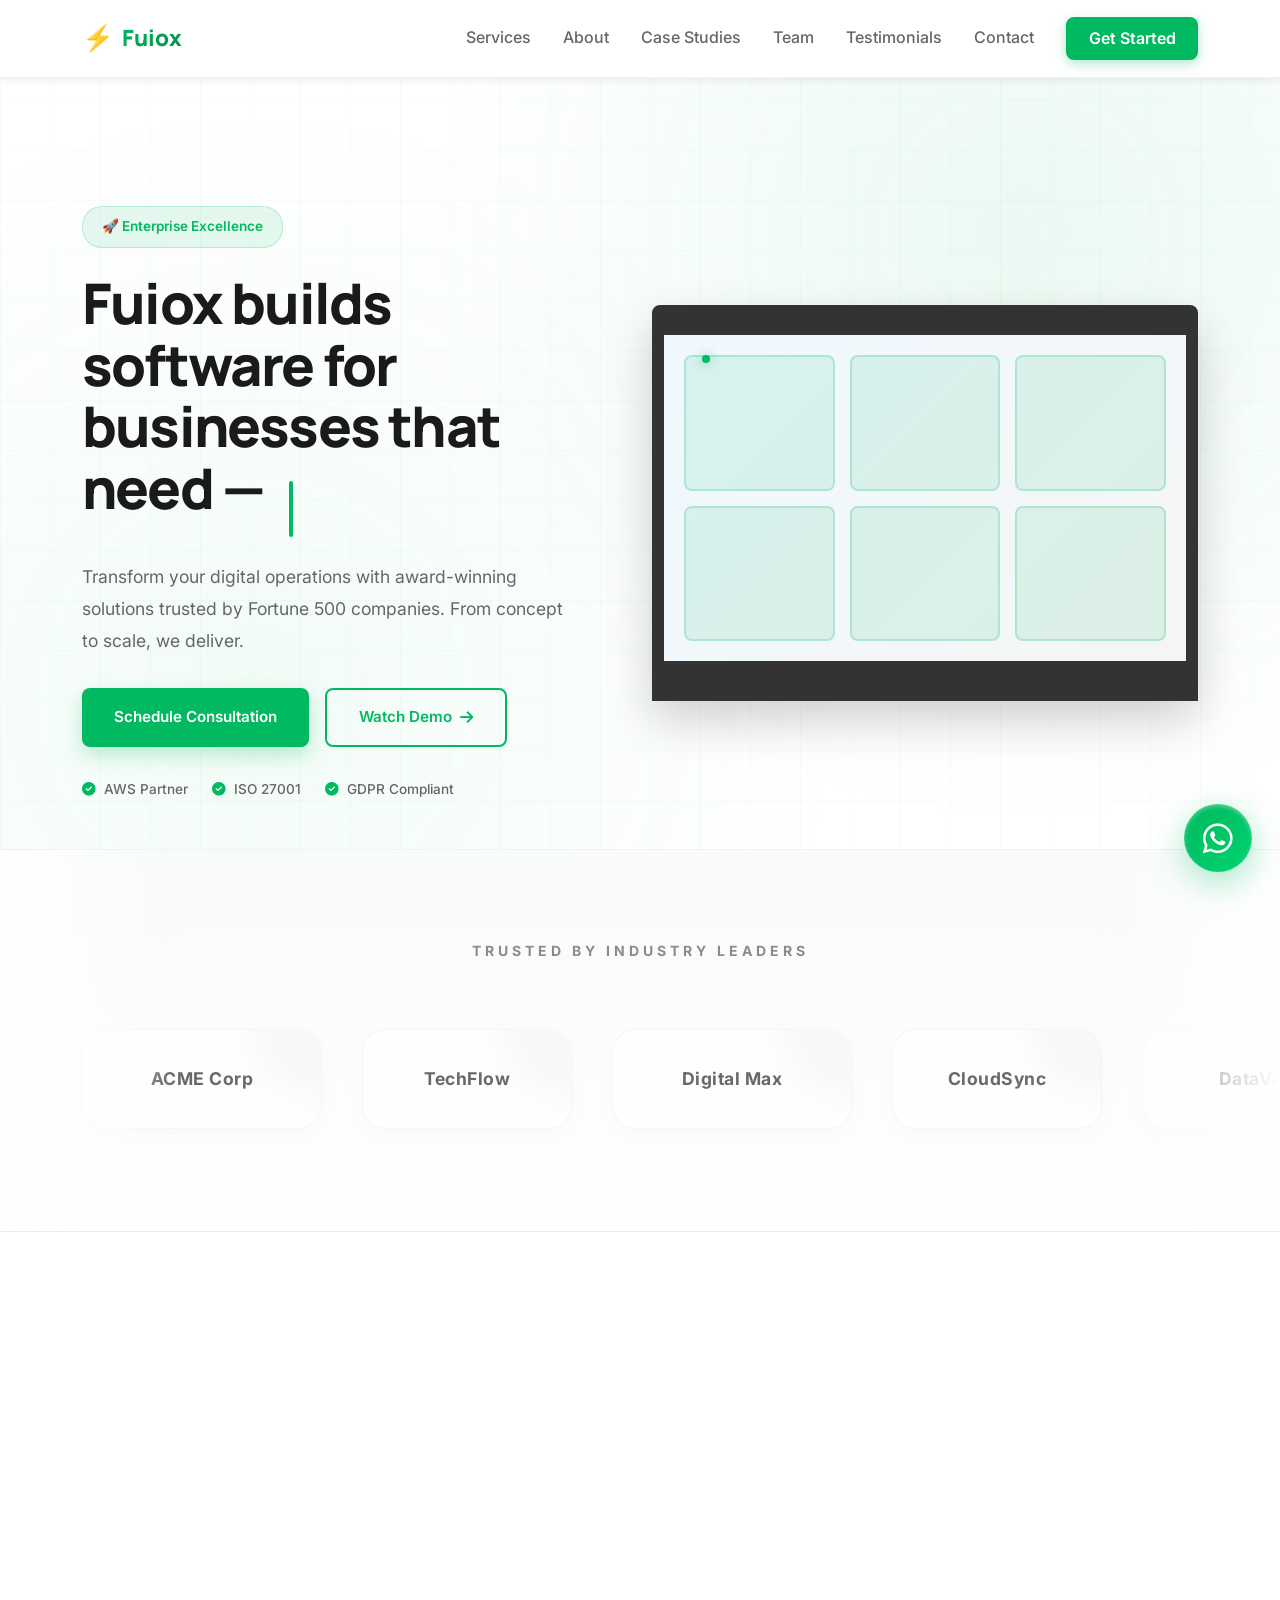
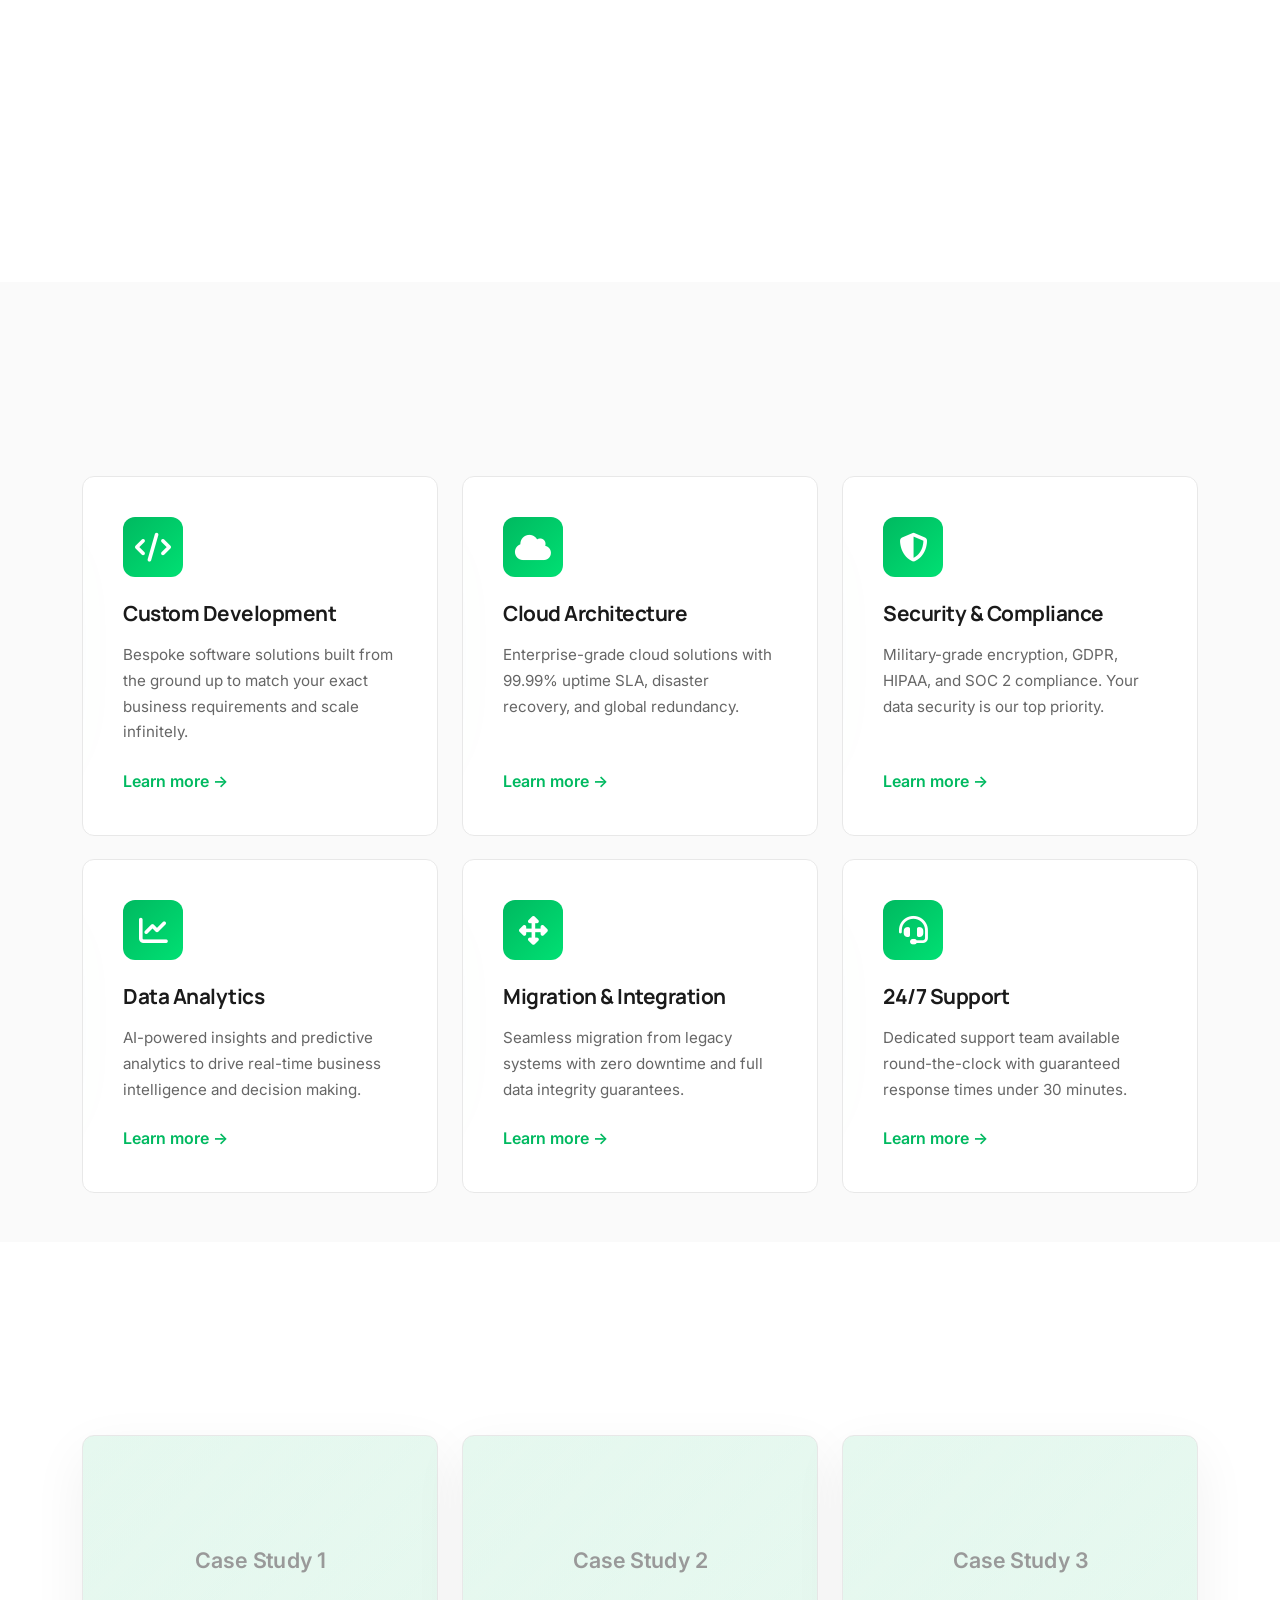
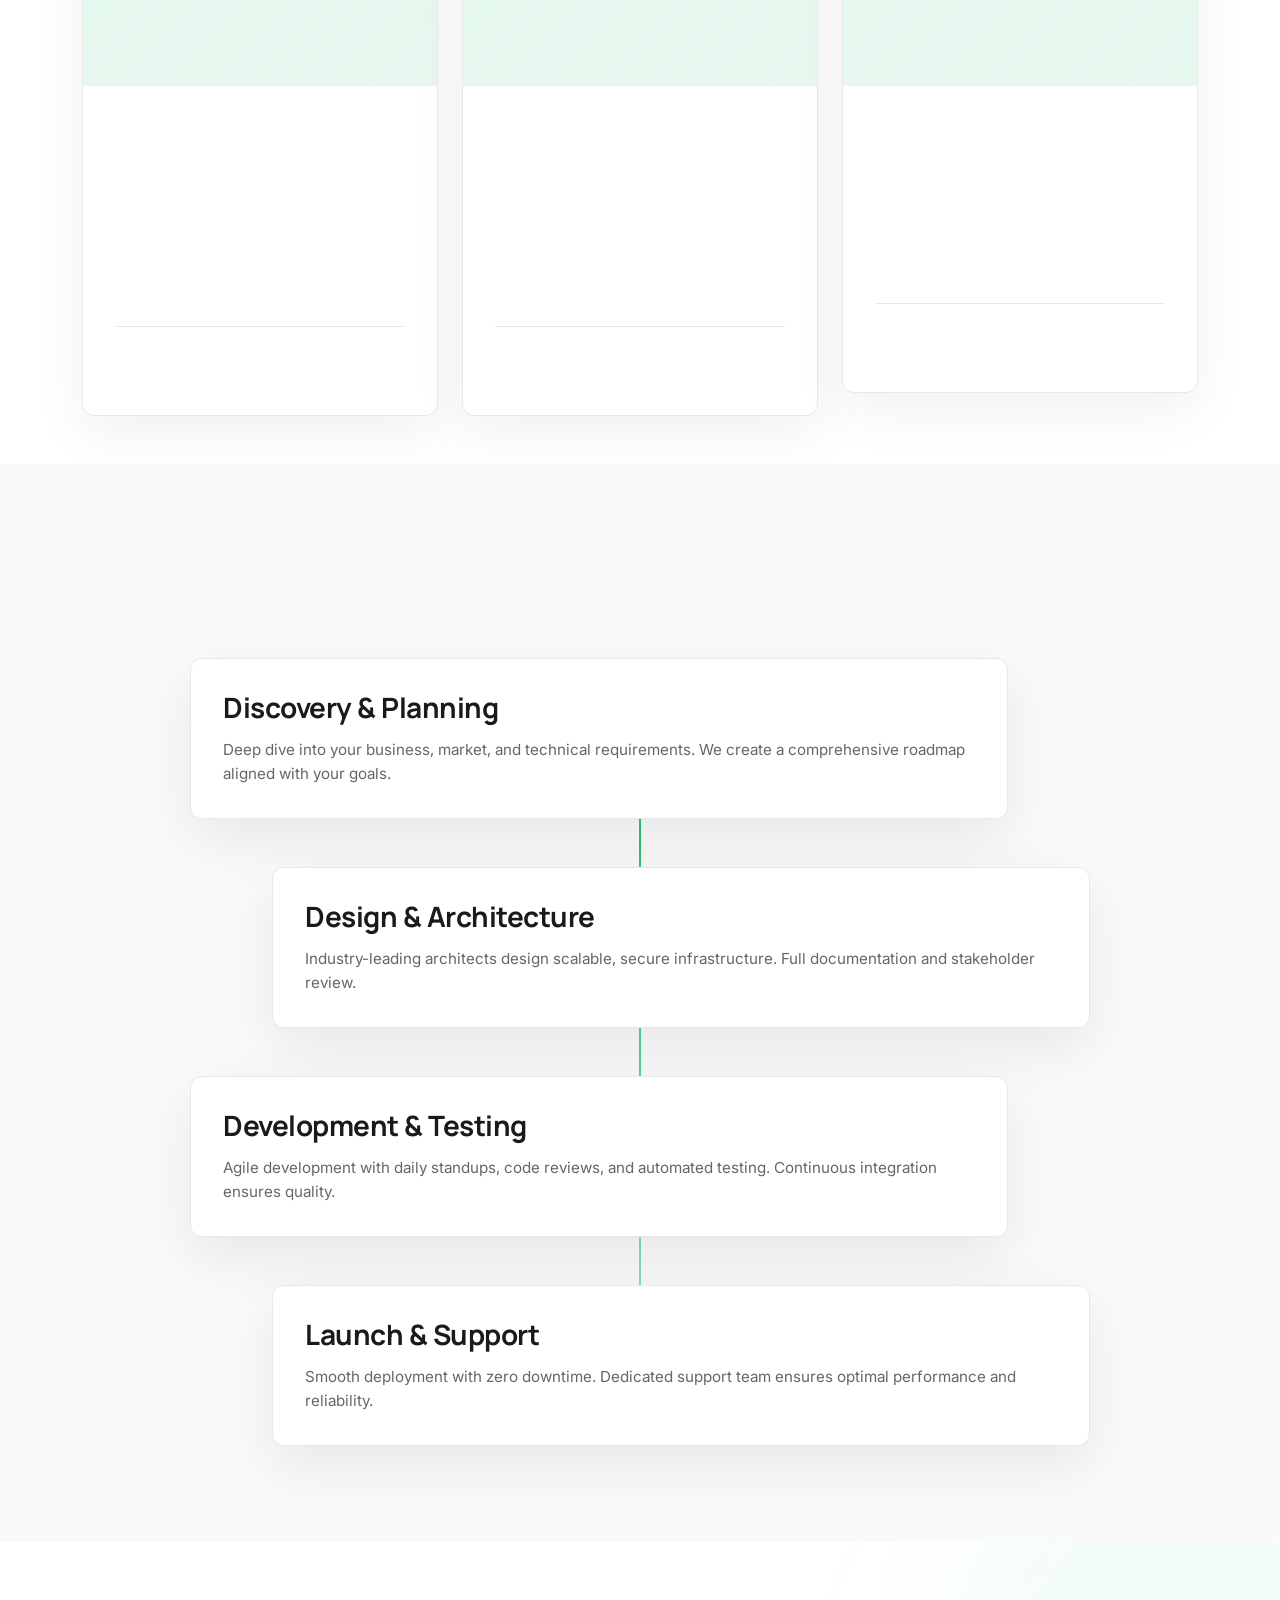
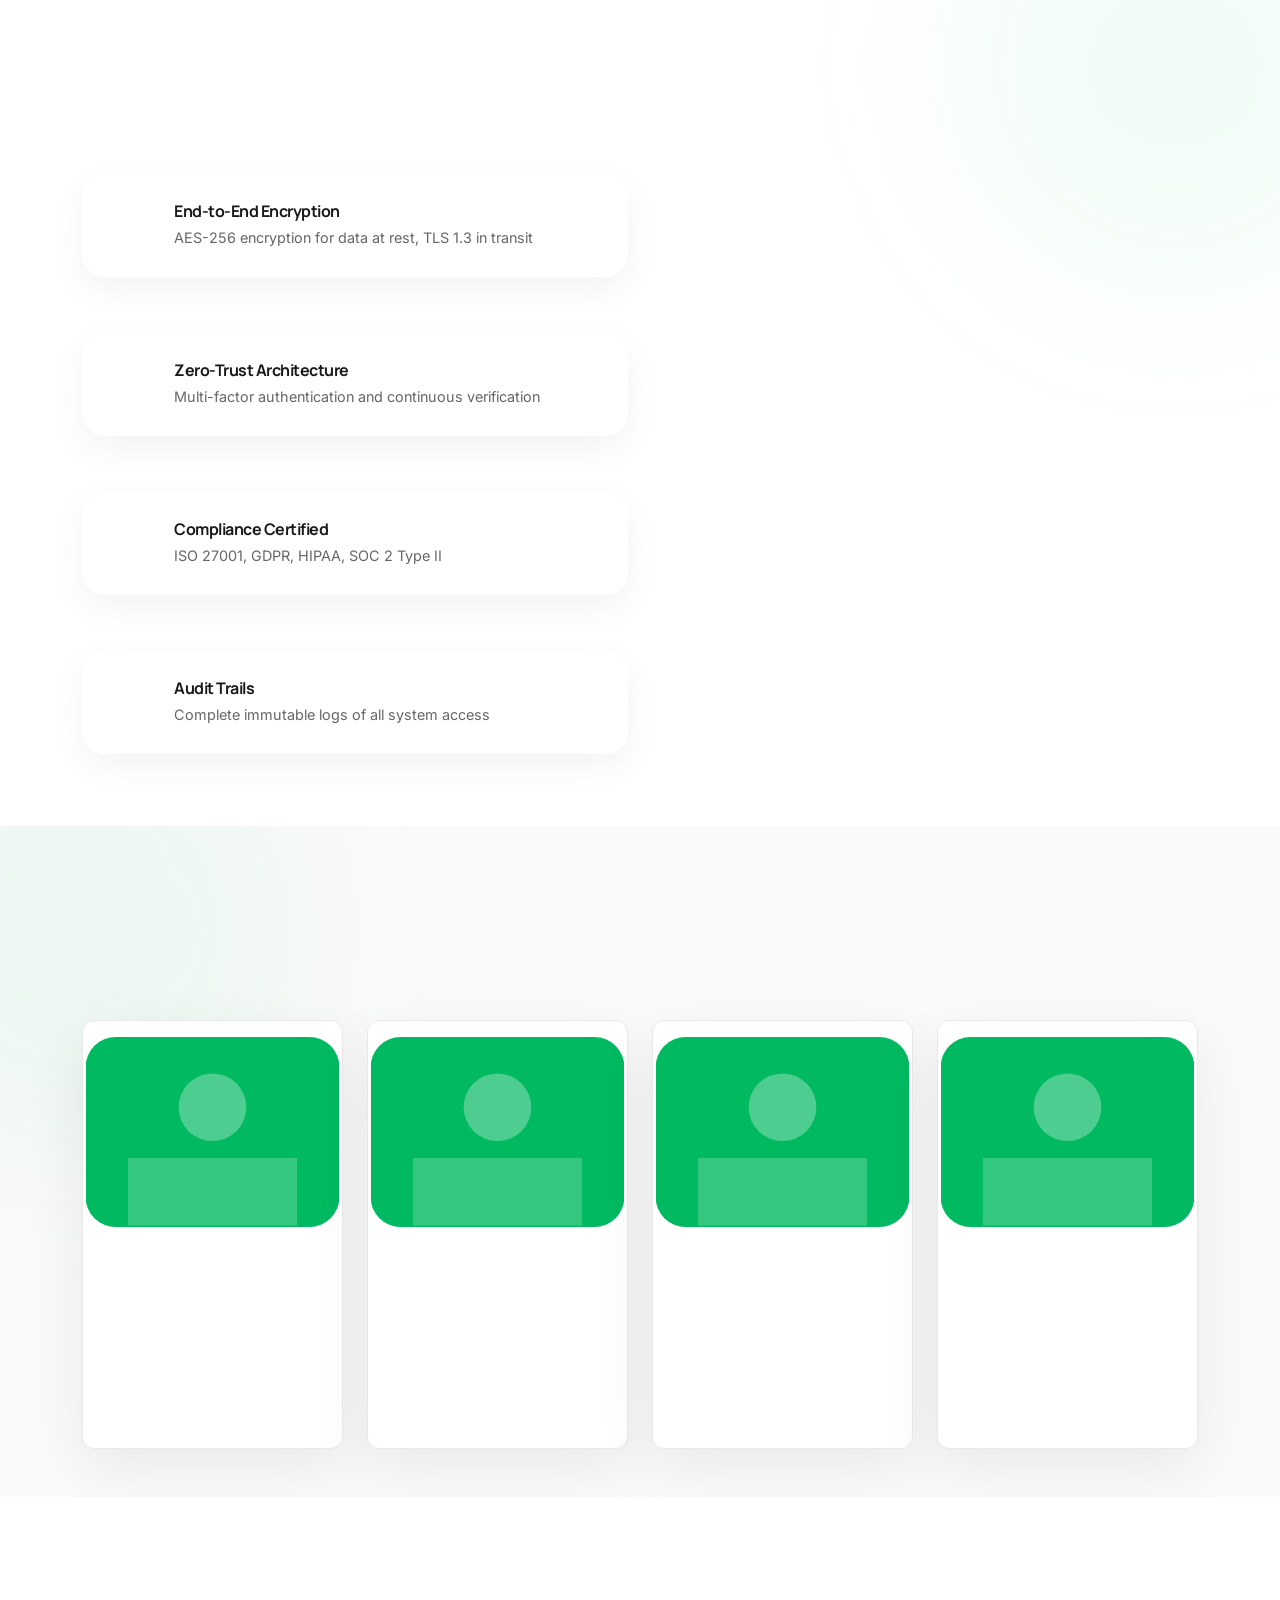
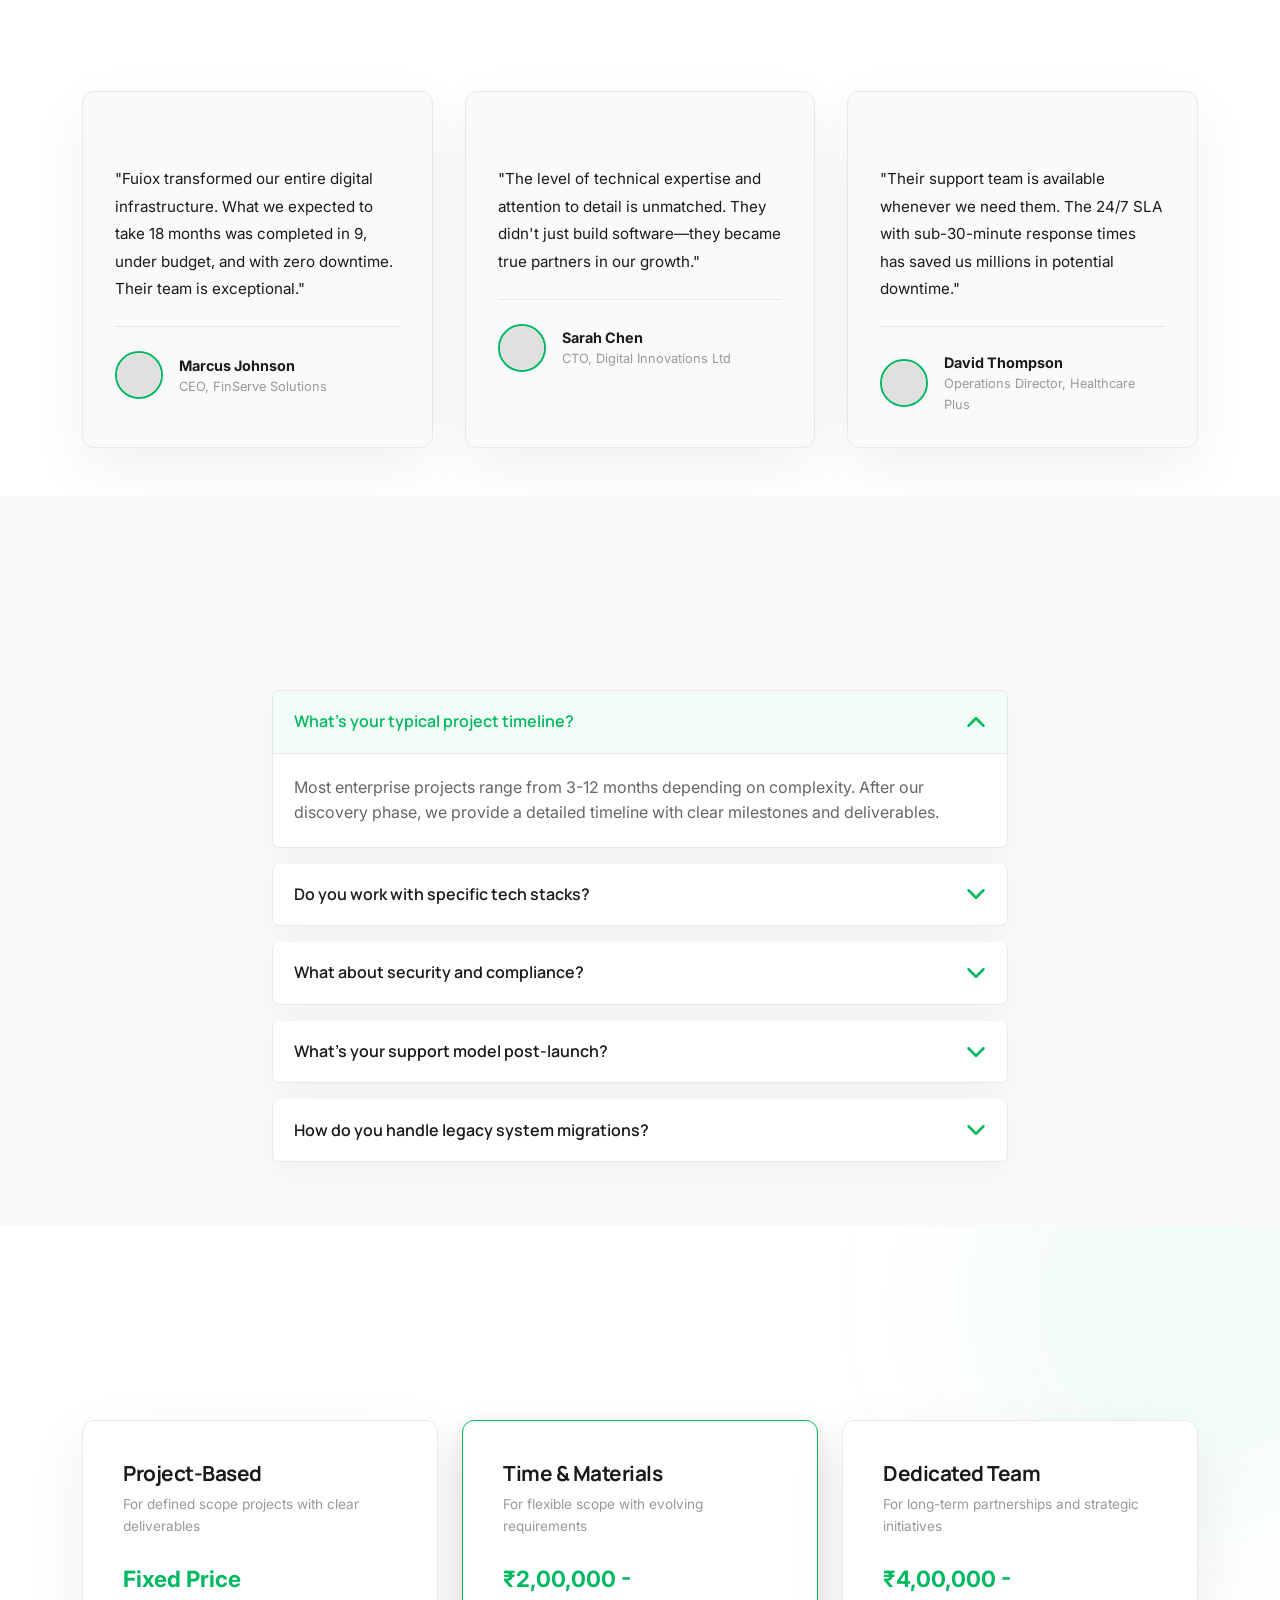
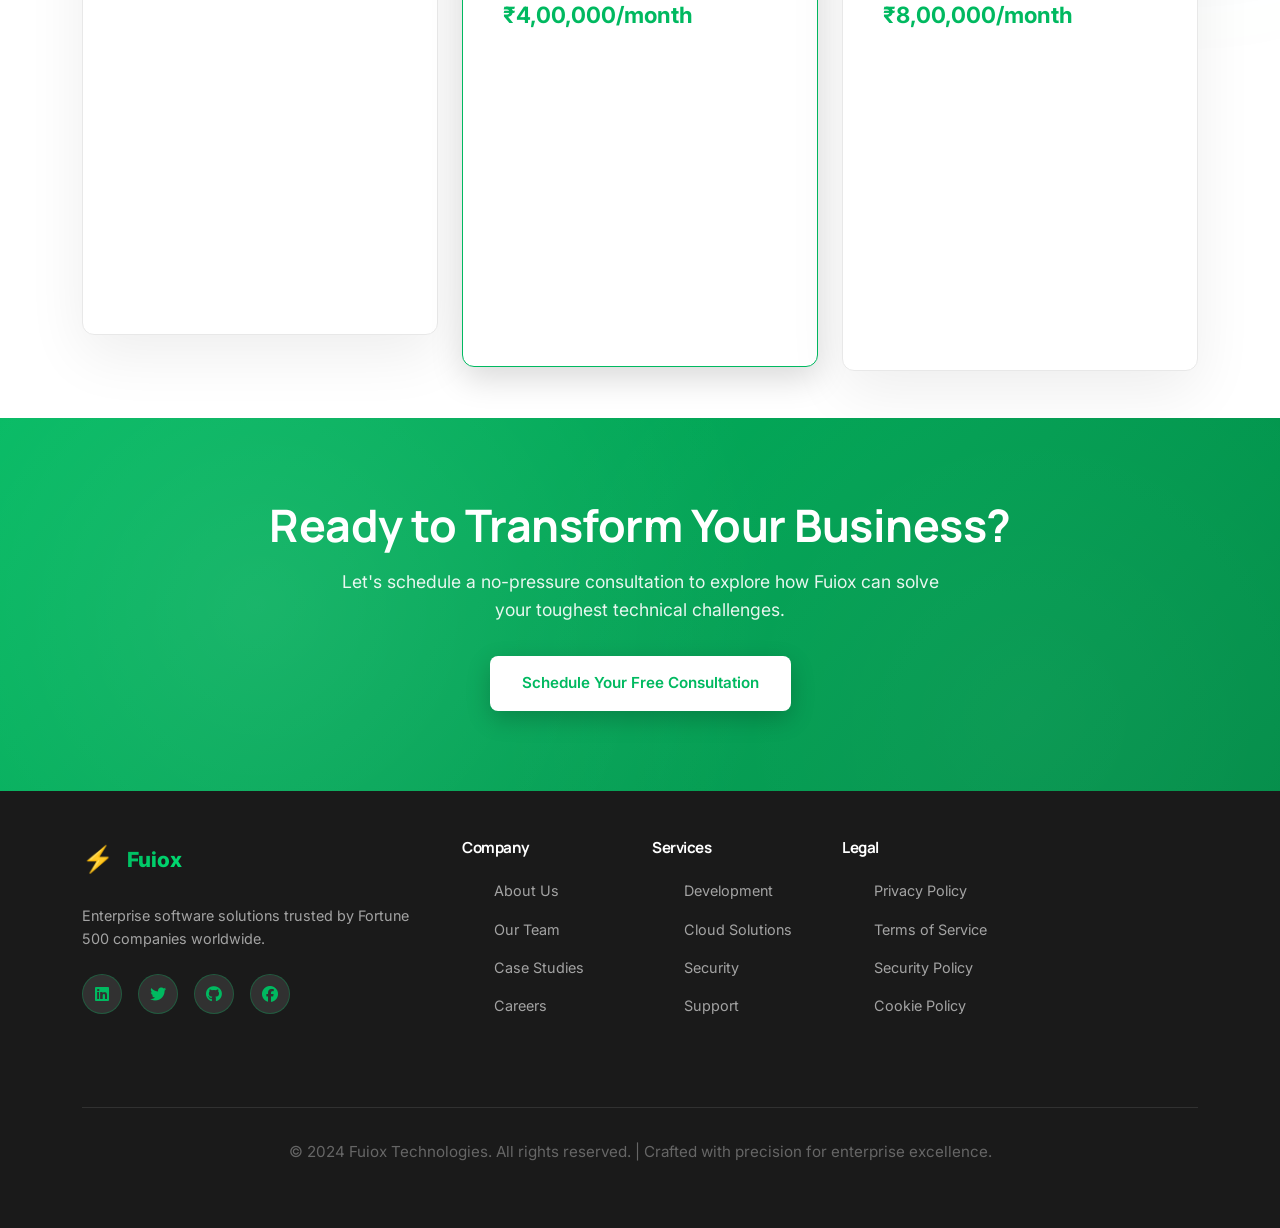
<file: index.html>
<!doctype html>
<html lang="en">
  <head>
    <meta charset="UTF-8" />
    <meta name="viewport" content="width=device-width, initial-scale=1.0" />
    <meta
      name="description"
      content="Fuiox Technologies - Enterprise Software Development for Businesses That Need Results. Transform your digital operations with award-winning software solutions."
    />
    <meta
      name="keywords"
      content="enterprise software, digital transformation, custom development, SaaS solutions"
    />
    <meta
      property="og:title"
      content="Fuiox Technologies - Enterprise Software Development"
    />
    <meta
      property="og:description"
      content="Enterprise Software Development for Businesses That Need Results"
    />
    <meta property="og:type" content="website" />

    <title>
      Fuiox Technologies | Enterprise Software Development Solutions
    </title>

    <link
      href="https://cdnjs.cloudflare.com/ajax/libs/bootstrap/5.3.0/css/bootstrap.min.css"
      rel="stylesheet"
    />
    <link
      href="https://cdnjs.cloudflare.com/ajax/libs/font-awesome/6.4.0/css/all.min.css"
      rel="stylesheet"
    />
    <link
      href="https://fonts.googleapis.com/css2?family=Manrope:wght@400;500;600;700;800&family=Inter:wght@300;400;500;600;700&display=swap"
      rel="stylesheet"
    />
    <link href="style.css" rel="stylesheet" />
  </head>
  <body>
    <!-- Animated Background Grid -->
    <div class="tech-grid"></div>

    <!-- Navbar -->
    <nav class="navbar navbar-expand-lg navbar-light sticky-top" id="mainNav">
      <div class="container-xl">
        <a class="navbar-brand" href="#home">
          <span class="brand-icon">⚡</span>
          <span class="brand-text">Fuiox</span>
        </a>
        <button
          class="navbar-toggler"
          type="button"
          data-bs-toggle="collapse"
          data-bs-target="#navbarNav"
        >
          <span class="navbar-toggler-icon"></span>
        </button>
        <div class="collapse navbar-collapse" id="navbarNav">
          <ul class="navbar-nav ms-auto">
            <li class="nav-item">
              <a class="nav-link" href="#services">Services</a>
            </li>
            <li class="nav-item">
              <a class="nav-link" href="#about">About</a>
            </li>
            <li class="nav-item">
              <a class="nav-link" href="#cases">Case Studies</a>
            </li>
            <li class="nav-item"><a class="nav-link" href="#team">Team</a></li>
            <li class="nav-item">
              <a class="nav-link" href="#testimonials">Testimonials</a>
            </li>
            <li class="nav-item">
              <a class="nav-link" href="#contact">Contact</a>
            </li>
          </ul>
          <button
            class="btn btn-cta ms-3"
            data-bs-toggle="modal"
            data-bs-target="#contactModal"
          >
            Get Started
          </button>
        </div>
      </div>
    </nav>

    <!-- Hero Section -->
    <section class="hero-section" id="home">
      <div class="hero-overlay"></div>
      <div class="container-xl h-100">
        <div class="row align-items-center h-100 py-5">
          <div class="col-lg-6 col-md-12 hero-content fade-in-up">
            <div class="hero-badge">🚀 Enterprise Excellence</div>
            <h1 class="hero-title">
              Fuiox builds software for businesses that need —
              <span class="typing-wrap">
                <span id="typed-text"></span>
                <span class="typing-cursor"></span>
              </span>
            </h1>
            <script>
              document.addEventListener("DOMContentLoaded", function () {
                const words = [
                  "Scale.",
                  "Security.",
                  "Innovation.",
                  "Enterprise Growth.",
                  "Digital Transformation.",
                ];

                let wordIndex = 0;
                let charIndex = 0;
                let deleting = false;

                const typedText = document.getElementById("typed-text");

                function typeLoop() {
                  const current = words[wordIndex];

                  if (!deleting) {
                    typedText.textContent = current.substring(0, charIndex++);

                    if (charIndex > current.length) {
                      deleting = true;
                      setTimeout(typeLoop, 1400);
                      return;
                    }
                  } else {
                    typedText.textContent = current.substring(0, charIndex--);

                    if (charIndex < 0) {
                      deleting = false;
                      wordIndex = (wordIndex + 1) % words.length;
                    }
                  }

                  setTimeout(typeLoop, deleting ? 45 : 95);
                }

                typeLoop();
              });
            </script>
            <p class="hero-subtitle">
              Transform your digital operations with award-winning solutions
              trusted by Fortune 500 companies. From concept to scale, we
              deliver.
            </p>
            <div class="cta-group">
              <button
                class="btn btn-primary-lg"
                data-bs-toggle="modal"
                data-bs-target="#contactModal"
              >
                Schedule Consultation
              </button>
              <button class="btn btn-outline-lg">
                Watch Demo <i class="fas fa-arrow-right"></i>
              </button>
            </div>
            <div class="trust-badges">
              <span class="trust-badge"
                ><i class="fas fa-check-circle"></i> AWS Partner</span
              >
              <span class="trust-badge"
                ><i class="fas fa-check-circle"></i> ISO 27001</span
              >
              <span class="trust-badge"
                ><i class="fas fa-check-circle"></i> GDPR Compliant</span
              >
            </div>
          </div>
          <div class="col-lg-6 col-md-12 hero-visual">
            <div class="laptop-mockup">
              <div class="laptop-frame">
                <div class="laptop-screen">
                  <div class="dashboard-grid">
                    <div class="grid-item grid-1"></div>
                    <div class="grid-item grid-2"></div>
                    <div class="grid-item grid-3"></div>
                    <div class="grid-item grid-4"></div>
                    <div class="grid-item grid-5"></div>
                    <div class="grid-item grid-6"></div>
                  </div>
                </div>
              </div>
              <div class="cursor-animation"></div>
            </div>
          </div>
        </div>
      </div>
    </section>

    <!-- Client Logos -->
    <section class="clients-section">
      <div class="container-xl">
        <p class="section-label">Trusted by industry leaders</p>
        <div class="clients-carousel">
          <div class="client-logo"><span>ACME Corp</span></div>
          <div class="client-logo"><span>TechFlow</span></div>
          <div class="client-logo"><span>Digital Max</span></div>
          <div class="client-logo"><span>CloudSync</span></div>
          <div class="client-logo"><span>DataVault</span></div>
          <div class="client-logo"><span>ACME Corp</span></div>
          <div class="client-logo"><span>TechFlow</span></div>
          <div class="client-logo"><span>Digital Max</span></div>
          <div class="client-logo"><span>ACME Corp</span></div>
          <div class="client-logo"><span>TechFlow</span></div>
          <div class="client-logo"><span>Digital Max</span></div>
          <div class="client-logo"><span>CloudSync</span></div>
          <div class="client-logo"><span>DataVault</span></div>
          <div class="client-logo"><span>ACME Corp</span></div>
          <div class="client-logo"><span>TechFlow</span></div>
          <div class="client-logo"><span>Digital Max</span></div>
        </div>
      </div>
    </section>

    <!-- Vision Section -->
    <section class="vision-section reveal-section py-5" id="about">
      <div class="container-xl">
        <div class="row align-items-center">
          <div class="col-lg-6 mb-4 mb-lg-0">
            <div class="vision-image-wrapper">
              <img
                src="data:image/svg+xml,%3Csvg xmlns='http://www.w3.org/2000/svg' viewBox='0 0 500 500'%3E%3Crect fill='%2300b960' width='500' height='500'/%3E%3Ccircle cx='250' cy='250' r='80' fill='%23ffffff' opacity='0.1'/%3E%3Crect x='100' y='150' width='300' height='200' fill='%23ffffff' opacity='0.05' rx='10'/%3E%3C/svg%3E"
                alt="Vision"
                class="vision-img"
              />
              <div class="vision-blur"></div>
            </div>
          </div>
          <div class="col-lg-6">
            <div class="vision-content">
              <h2 class="section-title">Our Vision</h2>
              <p class="section-subtitle">
                Building Tomorrow's Enterprise Solutions Today
              </p>
              <blockquote class="ceo-quote">
                <p>
                  "At Fuiox, we believe software isn't just a tool—it's the
                  backbone of modern business. We're committed to creating
                  solutions that don't just meet today's challenges but
                  anticipate tomorrow's opportunities."
                </p>
                <footer class="quote-author">
                  <img
                    src="data:image/svg+xml,%3Csvg xmlns='http://www.w3.org/2000/svg' viewBox='0 0 100 100'%3E%3Ccircle cx='50' cy='50' r='50' fill='%23e0e0e0'/%3E%3C/svg%3E"
                    alt="CEO"
                    class="ceo-avatar"
                  />
                  <div class="author-info">
                    <strong>Rajesh Kumar</strong>
                    <span>Founder & CEO, Fuiox Technologies</span>
                  </div>
                </footer>
              </blockquote>
              <p class="vision-text">
                With over 15 years of enterprise expertise, we've helped 200+
                organizations transform their digital infrastructure, achieving
                an average ROI of 340% within the first 18 months.
              </p>
            </div>
          </div>
        </div>
      </div>
    </section>

    <!-- Services Section -->
    <section class="services-section py-5" id="services">
      <div class="container-xl">
        <div class="section-header text-center mb-5">
          <h2 class="section-title">Our Services</h2>
          <p class="section-subtitle">
            Comprehensive solutions for every stage of your digital
            transformation
          </p>
        </div>
        <div class="row g-4">
          <div class="col-lg-4 col-md-6 service-card-wrapper">
            <div class="service-card">
              <div class="service-icon">
                <i class="fas fa-code"></i>
              </div>
              <h3>Custom Development</h3>
              <p>
                Bespoke software solutions built from the ground up to match
                your exact business requirements and scale infinitely.
              </p>
              <a href="#" class="service-link">Learn more →</a>
            </div>
          </div>
          <div class="col-lg-4 col-md-6 service-card-wrapper">
            <div class="service-card">
              <div class="service-icon">
                <i class="fas fa-cloud"></i>
              </div>
              <h3>Cloud Architecture</h3>
              <p>
                Enterprise-grade cloud solutions with 99.99% uptime SLA,
                disaster recovery, and global redundancy.
              </p>
              <a href="#" class="service-link">Learn more →</a>
            </div>
          </div>
          <div class="col-lg-4 col-md-6 service-card-wrapper">
            <div class="service-card">
              <div class="service-icon">
                <i class="fas fa-shield-alt"></i>
              </div>
              <h3>Security & Compliance</h3>
              <p>
                Military-grade encryption, GDPR, HIPAA, and SOC 2 compliance.
                Your data security is our top priority.
              </p>
              <a href="#" class="service-link">Learn more →</a>
            </div>
          </div>
          <div class="col-lg-4 col-md-6 service-card-wrapper">
            <div class="service-card">
              <div class="service-icon">
                <i class="fas fa-chart-line"></i>
              </div>
              <h3>Data Analytics</h3>
              <p>
                AI-powered insights and predictive analytics to drive real-time
                business intelligence and decision making.
              </p>
              <a href="#" class="service-link">Learn more →</a>
            </div>
          </div>
          <div class="col-lg-4 col-md-6 service-card-wrapper">
            <div class="service-card">
              <div class="service-icon">
                <i class="fas fa-arrows-alt"></i>
              </div>
              <h3>Migration & Integration</h3>
              <p>
                Seamless migration from legacy systems with zero downtime and
                full data integrity guarantees.
              </p>
              <a href="#" class="service-link">Learn more →</a>
            </div>
          </div>
          <div class="col-lg-4 col-md-6 service-card-wrapper">
            <div class="service-card">
              <div class="service-icon">
                <i class="fas fa-headset"></i>
              </div>
              <h3>24/7 Support</h3>
              <p>
                Dedicated support team available round-the-clock with guaranteed
                response times under 30 minutes.
              </p>
              <a href="#" class="service-link">Learn more →</a>
            </div>
          </div>
        </div>
      </div>
    </section>

    <!-- Case Studies -->
    <section class="cases-section py-5" id="cases">
      <div class="container-xl">
        <div class="section-header text-center mb-5">
          <h2 class="section-title">Featured Case Studies</h2>
          <p class="section-subtitle">Real results from real transformations</p>
        </div>
        <div class="row g-4">
          <div class="col-lg-4 col-md-6">
            <div class="case-card">
              <div class="case-image">
                <div class="case-placeholder">Case Study 1</div>
              </div>
              <div class="case-content">
                <h3>FinServe Platform Overhaul</h3>
                <p class="case-description">
                  Rebuilt legacy banking platform with microservices
                  architecture, reducing transaction time by 85%.
                </p>
                <div class="case-metrics">
                  <div class="metric">
                    <span class="metric-value">85%</span>
                    <span class="metric-label">Faster Transactions</span>
                  </div>
                  <div class="metric">
                    <span class="metric-value">340%</span>
                    <span class="metric-label">ROI Increase</span>
                  </div>
                </div>
                <span class="case-industry">Financial Services</span>
              </div>
            </div>
          </div>
          <div class="col-lg-4 col-md-6">
            <div class="case-card">
              <div class="case-image">
                <div class="case-placeholder">Case Study 2</div>
              </div>
              <div class="case-content">
                <h3>E-Commerce Scale-Up</h3>
                <p class="case-description">
                  Architected platform handling 10M+ daily transactions with
                  real-time inventory management.
                </p>
                <div class="case-metrics">
                  <div class="metric">
                    <span class="metric-value">10M+</span>
                    <span class="metric-label">Daily Transactions</span>
                  </div>
                  <div class="metric">
                    <span class="metric-value">99.99%</span>
                    <span class="metric-label">Uptime</span>
                  </div>
                </div>
                <span class="case-industry">E-Commerce</span>
              </div>
            </div>
          </div>
          <div class="col-lg-4 col-md-6">
            <div class="case-card">
              <div class="case-image">
                <div class="case-placeholder">Case Study 3</div>
              </div>
              <div class="case-content">
                <h3>Healthcare Data Hub</h3>
                <p class="case-description">
                  HIPAA-compliant system managing patient records for 50+
                  facilities across 5 states.
                </p>
                <div class="case-metrics">
                  <div class="metric">
                    <span class="metric-value">50+</span>
                    <span class="metric-label">Facilities</span>
                  </div>
                  <div class="metric">
                    <span class="metric-value">100%</span>
                    <span class="metric-label">Compliance</span>
                  </div>
                </div>
                <span class="case-industry">Healthcare</span>
              </div>
            </div>
          </div>
        </div>
      </div>
    </section>

    <!-- Process Timeline -->
    <section class="process-section py-5">
      <div class="container-xl">
        <div class="section-header text-center mb-5">
          <h2 class="section-title">Our Process</h2>
          <p class="section-subtitle">
            From concept to market-ready solution in 4 strategic phases
          </p>
        </div>
        <div class="timeline">
          <div class="timeline-item right">
            <div class="timeline-marker">1</div>
            <div class="timeline-content">
              <h3>Discovery & Planning</h3>
              <p>
                Deep dive into your business, market, and technical
                requirements. We create a comprehensive roadmap aligned with
                your goals.
              </p>
            </div>
          </div>
          <div class="timeline-item left">
            <div class="timeline-marker">2</div>
            <div class="timeline-content">
              <h3>Design & Architecture</h3>
              <p>
                Industry-leading architects design scalable, secure
                infrastructure. Full documentation and stakeholder review.
              </p>
            </div>
          </div>
          <div class="timeline-item right">
            <div class="timeline-marker">3</div>
            <div class="timeline-content">
              <h3>Development & Testing</h3>
              <p>
                Agile development with daily standups, code reviews, and
                automated testing. Continuous integration ensures quality.
              </p>
            </div>
          </div>
          <div class="timeline-item left">
            <div class="timeline-marker">4</div>
            <div class="timeline-content">
              <h3>Launch & Support</h3>
              <p>
                Smooth deployment with zero downtime. Dedicated support team
                ensures optimal performance and reliability.
              </p>
            </div>
          </div>
        </div>
      </div>
    </section>

    <section class="security-section py-5">
      <div class="container-xl">
        <div class="row align-items-center">
          <div class="col-lg-6 mb-4 mb-lg-0">
            <h2 class="section-title">Enterprise-Grade Security</h2>
            <p class="section-subtitle">
              Your data deserves military-grade protection
            </p>
            <div class="security-features">
              <div class="security-feature">
                <i class="fas fa-lock"></i>
                <div>
                  <h4>End-to-End Encryption</h4>
                  <p>AES-256 encryption for data at rest, TLS 1.3 in transit</p>
                </div>
              </div>
              <div class="security-feature">
                <i class="fas fa-user-shield"></i>
                <div>
                  <h4>Zero-Trust Architecture</h4>
                  <p>Multi-factor authentication and continuous verification</p>
                </div>
              </div>
              <div class="security-feature">
                <i class="fas fa-shield-alt"></i>
                <div>
                  <h4>Compliance Certified</h4>
                  <p>ISO 27001, GDPR, HIPAA, SOC 2 Type II</p>
                </div>
              </div>
              <div class="security-feature">
                <i class="fas fa-history"></i>
                <div>
                  <h4>Audit Trails</h4>
                  <p>Complete immutable logs of all system access</p>
                </div>
              </div>
            </div>
          </div>
          <div class="col-lg-6">
            <div class="security-visual">
              <img
                src="data:image/svg+xml,%3Csvg xmlns='http://www.w3.org/2000/svg' viewBox='0 0 400 400'%3E%3Crect fill='%2300b960' width='400' height='400' opacity='0.1'/%3E%3Ccircle cx='200' cy='200' r='100' fill='none' stroke='%2300b960' stroke-width='2'/%3E%3Ccircle cx='200' cy='200' r='70' fill='none' stroke='%2300b960' stroke-width='2' opacity='0.6'/%3E%3Cpath d='M 200 150 L 220 180 L 200 210 L 180 180 Z' fill='%2300b960'/%3E%3C/svg%3E"
                alt="Security"
                class="security-img"
              />
            </div>
          </div>
        </div>
      </div>
    </section>

    <section class="team-section py-5" id="team">
      <div class="container-xl">
        <div class="section-header text-center mb-5">
          <h2 class="section-title">Meet The Team</h2>
          <p class="section-subtitle">
            Industry veterans with combined 200+ years of experience
          </p>
        </div>
        <div class="row g-4">
          <div class="col-lg-3 col-md-6">
            <div class="team-card h-100">
              <img
                src="data:image/svg+xml,%3Csvg xmlns='http://www.w3.org/2000/svg' viewBox='0 0 300 300'%3E%3Crect fill='%2300b960' width='300' height='300'/%3E%3Ccircle cx='150' cy='120' r='40' fill='%23ffffff' opacity='0.3'/%3E%3Crect x='50' y='180' width='200' height='80' fill='%23ffffff' opacity='0.2'/%3E%3C/svg%3E"
                alt="Team member"
                class="team-photo"
              />
              <h3 class="team-name">Rajesh Kumar</h3>
              <p class="team-role">Founder & CEO</p>
              <p class="team-bio">
                Former CTO at TechCorp, 20+ years enterprise architecture
                expertise.
              </p>
            </div>
          </div>
          <div class="col-lg-3 col-md-6">
            <div class="team-card h-100">
              <img
                src="data:image/svg+xml,%3Csvg xmlns='http://www.w3.org/2000/svg' viewBox='0 0 300 300'%3E%3Crect fill='%2300b960' width='300' height='300'/%3E%3Ccircle cx='150' cy='120' r='40' fill='%23ffffff' opacity='0.3'/%3E%3Crect x='50' y='180' width='200' height='80' fill='%23ffffff' opacity='0.2'/%3E%3C/svg%3E"
                alt="Team member"
                class="team-photo"
              />
              <h3 class="team-name">Priya Sharma</h3>
              <p class="team-role">VP Engineering</p>
              <p class="team-bio">
                Led 50+ engineering teams, AWS certified architect.
              </p>
            </div>
          </div>
          <div class="col-lg-3 col-md-6">
            <div class="team-card h-100">
              <img
                src="data:image/svg+xml,%3Csvg xmlns='http://www.w3.org/2000/svg' viewBox='0 0 300 300'%3E%3Crect fill='%2300b960' width='300' height='300'/%3E%3Ccircle cx='150' cy='120' r='40' fill='%23ffffff' opacity='0.3'/%3E%3Crect x='50' y='180' width='200' height='80' fill='%23ffffff' opacity='0.2'/%3E%3C/svg%3E"
                alt="Team member"
                class="team-photo"
              />
              <h3 class="team-name">Aditya Patel</h3>
              <p class="team-role">Chief Security Officer</p>
              <p class="team-bio">
                Security expert with CISSP, protected $10B+ in enterprise
                systems.
              </p>
            </div>
          </div>
          <div class="col-lg-3 col-md-6">
            <div class="team-card h-100">
              <img
                src="data:image/svg+xml,%3Csvg xmlns='http://www.w3.org/2000/svg' viewBox='0 0 300 300'%3E%3Crect fill='%2300b960' width='300' height='300'/%3E%3Ccircle cx='150' cy='120' r='40' fill='%23ffffff' opacity='0.3'/%3E%3Crect x='50' y='180' width='200' height='80' fill='%23ffffff' opacity='0.2'/%3E%3C/svg%3E"
                alt="Team member"
                class="team-photo"
              />
              <h3 class="team-name">Neha Singh</h3>
              <p class="team-role">VP Product</p>
              <p class="team-bio">
                Product strategist with 15+ years building 0-to-1 products.
              </p>
            </div>
          </div>
        </div>
      </div>
    </section>

    <!-- Testimonials -->
    <section class="testimonials-section py-5" id="testimonials">
      <div class="container-xl">
        <div class="section-header text-center mb-5">
          <h2 class="section-title">Client Testimonials</h2>
          <p class="section-subtitle">
            What our clients say about working with us
          </p>
        </div>
        <div class="testimonials-carousel">
          <div class="testimonial-card">
            <div class="testimonial-rating">
              <i class="fas fa-star"></i>
              <i class="fas fa-star"></i>
              <i class="fas fa-star"></i>
              <i class="fas fa-star"></i>
              <i class="fas fa-star"></i>
            </div>
            <p class="testimonial-text">
              "Fuiox transformed our entire digital infrastructure. What we
              expected to take 18 months was completed in 9, under budget, and
              with zero downtime. Their team is exceptional."
            </p>
            <div class="testimonial-author">
              <img
                src="data:image/svg+xml,%3Csvg xmlns='http://www.w3.org/2000/svg' viewBox='0 0 60 60'%3E%3Ccircle cx='30' cy='30' r='30' fill='%23e0e0e0'/%3E%3C/svg%3E"
                alt="Client"
                class="author-avatar"
              />
              <div>
                <strong>Marcus Johnson</strong>
                <span>CEO, FinServe Solutions</span>
              </div>
            </div>
          </div>
          <div class="testimonial-card">
            <div class="testimonial-rating">
              <i class="fas fa-star"></i>
              <i class="fas fa-star"></i>
              <i class="fas fa-star"></i>
              <i class="fas fa-star"></i>
              <i class="fas fa-star"></i>
            </div>
            <p class="testimonial-text">
              "The level of technical expertise and attention to detail is
              unmatched. They didn't just build software—they became true
              partners in our growth."
            </p>
            <div class="testimonial-author">
              <img
                src="data:image/svg+xml,%3Csvg xmlns='http://www.w3.org/2000/svg' viewBox='0 0 60 60'%3E%3Ccircle cx='30' cy='30' r='30' fill='%23e0e0e0'/%3E%3C/svg%3E"
                alt="Client"
                class="author-avatar"
              />
              <div>
                <strong>Sarah Chen</strong>
                <span>CTO, Digital Innovations Ltd</span>
              </div>
            </div>
          </div>
          <div class="testimonial-card">
            <div class="testimonial-rating">
              <i class="fas fa-star"></i>
              <i class="fas fa-star"></i>
              <i class="fas fa-star"></i>
              <i class="fas fa-star"></i>
              <i class="fas fa-star"></i>
            </div>
            <p class="testimonial-text">
              "Their support team is available whenever we need them. The 24/7
              SLA with sub-30-minute response times has saved us millions in
              potential downtime."
            </p>
            <div class="testimonial-author">
              <img
                src="data:image/svg+xml,%3Csvg xmlns='http://www.w3.org/2000/svg' viewBox='0 0 60 60'%3E%3Ccircle cx='30' cy='30' r='30' fill='%23e0e0e0'/%3E%3C/svg%3E"
                alt="Client"
                class="author-avatar"
              />
              <div>
                <strong>David Thompson</strong>
                <span>Operations Director, Healthcare Plus</span>
              </div>
            </div>
          </div>
        </div>
      </div>
    </section>

    <!-- FAQ Section -->
    <section class="faq-section py-5">
      <div class="container-xl">
        <div class="section-header text-center mb-5">
          <h2 class="section-title">Frequently Asked Questions</h2>
          <p class="section-subtitle">
            Everything you need to know about our services
          </p>
        </div>
        <div class="row">
          <div class="col-lg-8 mx-auto">
            <div class="accordion" id="faqAccordion">
              <div class="accordion-item">
                <h2 class="accordion-header">
                  <button
                    class="accordion-button"
                    type="button"
                    data-bs-toggle="collapse"
                    data-bs-target="#faq1"
                  >
                    What's your typical project timeline?
                  </button>
                </h2>
                <div
                  id="faq1"
                  class="accordion-collapse collapse show"
                  data-bs-parent="#faqAccordion"
                >
                  <div class="accordion-body">
                    Most enterprise projects range from 3-12 months depending on
                    complexity. After our discovery phase, we provide a detailed
                    timeline with clear milestones and deliverables.
                  </div>
                </div>
              </div>
              <div class="accordion-item">
                <h2 class="accordion-header">
                  <button
                    class="accordion-button collapsed"
                    type="button"
                    data-bs-toggle="collapse"
                    data-bs-target="#faq2"
                  >
                    Do you work with specific tech stacks?
                  </button>
                </h2>
                <div
                  id="faq2"
                  class="accordion-collapse collapse"
                  data-bs-parent="#faqAccordion"
                >
                  <div class="accordion-body">
                    We're technology-agnostic. We recommend the best stack based
                    on your requirements, whether it's Python, Node.js, Java,
                    Go, or anything else. We've worked with virtually every
                    modern framework.
                  </div>
                </div>
              </div>
              <div class="accordion-item">
                <h2 class="accordion-header">
                  <button
                    class="accordion-button collapsed"
                    type="button"
                    data-bs-toggle="collapse"
                    data-bs-target="#faq3"
                  >
                    What about security and compliance?
                  </button>
                </h2>
                <div
                  id="faq3"
                  class="accordion-collapse collapse"
                  data-bs-parent="#faqAccordion"
                >
                  <div class="accordion-body">
                    Security is built into every stage of our development
                    process. We maintain ISO 27001, GDPR, HIPAA, and SOC 2 Type
                    II certifications. We conduct regular security audits and
                    penetration testing.
                  </div>
                </div>
              </div>
              <div class="accordion-item">
                <h2 class="accordion-header">
                  <button
                    class="accordion-button collapsed"
                    type="button"
                    data-bs-toggle="collapse"
                    data-bs-target="#faq4"
                  >
                    What's your support model post-launch?
                  </button>
                </h2>
                <div
                  id="faq4"
                  class="accordion-collapse collapse"
                  data-bs-parent="#faqAccordion"
                >
                  <div class="accordion-body">
                    We offer flexible support packages including 24/7 on-call
                    support with guaranteed response times under 30 minutes for
                    critical issues. We also provide quarterly strategy reviews
                    and roadmap planning.
                  </div>
                </div>
              </div>
              <div class="accordion-item">
                <h2 class="accordion-header">
                  <button
                    class="accordion-button collapsed"
                    type="button"
                    data-bs-toggle="collapse"
                    data-bs-target="#faq5"
                  >
                    How do you handle legacy system migrations?
                  </button>
                </h2>
                <div
                  id="faq5"
                  class="accordion-collapse collapse"
                  data-bs-parent="#faqAccordion"
                >
                  <div class="accordion-body">
                    We specialize in zero-downtime migrations. Using strategies
                    like blue-green deployments and comprehensive testing, we
                    ensure your business never skips a beat during the
                    transition.
                  </div>
                </div>
              </div>
            </div>
          </div>
        </div>
      </div>
    </section>

    <!-- Pricing Section -->
    <section class="pricing-section py-5">
      <div class="container-xl">
        <div class="section-header text-center mb-5">
          <h2 class="section-title">Flexible Engagement Models</h2>
          <p class="section-subtitle">
            Choose the model that fits your business best
          </p>
        </div>
        <div class="row g-4">
          <div class="col-lg-4 col-md-6">
            <div class="pricing-card">
              <h3>Project-Based</h3>
              <p class="pricing-desc">
                For defined scope projects with clear deliverables
              </p>
              <div class="pricing-highlight">Fixed Price</div>
              <ul class="pricing-features">
                <li><i class="fas fa-check"></i> Complete project delivery</li>
                <li><i class="fas fa-check"></i> Dedicated team</li>
                <li><i class="fas fa-check"></i> 90-day post-launch support</li>
                <li><i class="fas fa-check"></i> Full documentation</li>
              </ul>
              <button class="btn btn-outline-lg w-100">Inquiry</button>
            </div>
          </div>
          <div class="col-lg-4 col-md-6">
            <div class="pricing-card pricing-featured">
              <span class="pricing-badge">Most Popular</span>
              <h3>Time & Materials</h3>
              <p class="pricing-desc">
                For flexible scope with evolving requirements
              </p>
              <div class="pricing-highlight">₹2,00,000 - ₹4,00,000/month</div>
              <ul class="pricing-features">
                <li><i class="fas fa-check"></i> Flexible team scaling</li>
                <li><i class="fas fa-check"></i> Weekly sprint reviews</li>
                <li><i class="fas fa-check"></i> Agile methodology</li>
                <li><i class="fas fa-check"></i> Transparent billing</li>
              </ul>
              <button class="btn btn-primary-lg w-100">Get Started</button>
            </div>
          </div>
          <div class="col-lg-4 col-md-6">
            <div class="pricing-card">
              <h3>Dedicated Team</h3>
              <p class="pricing-desc">
                For long-term partnerships and strategic initiatives
              </p>
              <div class="pricing-highlight">₹4,00,000 - ₹8,00,000/month</div>
              <ul class="pricing-features">
                <li><i class="fas fa-check"></i> Exclusive team</li>
                <li><i class="fas fa-check"></i> 24/7 availability</li>
                <li><i class="fas fa-check"></i> Strategic partnership</li>
                <li><i class="fas fa-check"></i> Quarterly reviews</li>
              </ul>
              <button class="btn btn-outline-lg w-100">Inquiry</button>
            </div>
          </div>
        </div>
      </div>
    </section>

    <!-- Final CTA -->
    <section class="final-cta-section">
      <div class="container-xl">
        <div class="cta-wrapper">
          <h2>Ready to Transform Your Business?</h2>
          <p>
            Let's schedule a no-pressure consultation to explore how Fuiox can
            solve your toughest technical challenges.
          </p>
          <button
            class="btn btn-primary-lg btn-lg"
            data-bs-toggle="modal"
            data-bs-target="#contactModal"
          >
            Schedule Your Free Consultation
          </button>
        </div>
      </div>
    </section>

    <!-- Footer -->
    <footer class="footer py-5" id="contact">
      <div class="container-xl">
        <div class="row mb-5">
          <div class="col-lg-4 col-md-6 mb-4">
            <div class="footer-brand">
              <span class="brand-icon">⚡</span>
              <span class="brand-text">Fuiox</span>
            </div>
            <p class="footer-desc">
              Enterprise software solutions trusted by Fortune 500 companies
              worldwide.
            </p>
            <div class="social-links">
              <a href="#" class="social-link"
                ><i class="fab fa-linkedin"></i
              ></a>
              <a href="#" class="social-link"><i class="fab fa-twitter"></i></a>
              <a href="#" class="social-link"><i class="fab fa-github"></i></a>
              <a href="#" class="social-link"
                ><i class="fab fa-facebook"></i
              ></a>
            </div>
          </div>
          <div class="col-lg-2 col-md-6 mb-4">
            <h4 class="footer-title">Company</h4>
            <ul class="footer-links">
              <li><a href="#about">About Us</a></li>
              <li><a href="#team">Our Team</a></li>
              <li><a href="#cases">Case Studies</a></li>
              <li><a href="#">Careers</a></li>
            </ul>
          </div>
          <div class="col-lg-2 col-md-6 mb-4">
            <h4 class="footer-title">Services</h4>
            <ul class="footer-links">
              <li><a href="#services">Development</a></li>
              <li><a href="#">Cloud Solutions</a></li>
              <li><a href="#">Security</a></li>
              <li><a href="#">Support</a></li>
            </ul>
          </div>
          <div class="col-lg-2 col-md-6 mb-4">
            <h4 class="footer-title">Legal</h4>
            <ul class="footer-links">
              <li><a href="#">Privacy Policy</a></li>
              <li><a href="#">Terms of Service</a></li>
              <li><a href="#">Security Policy</a></li>
              <li><a href="#">Cookie Policy</a></li>
            </ul>
          </div>
        </div>
        <div class="footer-divider"></div>
        <div class="footer-bottom">
          <p>
            &copy; 2024 Fuiox Technologies. All rights reserved. | Crafted with
            precision for enterprise excellence.
          </p>
        </div>
      </div>
    </footer>

    <!-- Contact Modal -->
    <div class="modal fade" id="contactModal" tabindex="-1">
      <div class="modal-dialog modal-dialog-centered">
        <div class="modal-content">
          <div class="modal-header">
            <h5 class="modal-title">Schedule Your Consultation</h5>
            <button
              type="button"
              class="btn-close"
              data-bs-dismiss="modal"
            ></button>
          </div>
          <div class="modal-body">
            <form action="thank_you.html">
              <div class="mb-3">
                <label for="name" class="form-label">Full Name</label>
                <input type="text" class="form-control" id="name" required />
              </div>
              <div class="mb-3">
                <label for="company" class="form-label">Company Name</label>
                <input type="text" class="form-control" id="company" required />
              </div>
              <div class="mb-3">
                <label for="email" class="form-label">Email Address</label>
                <input type="email" class="form-control" id="email" required />
              </div>
              <div class="mb-3">
                <label for="phone" class="form-label">Phone Number</label>
                <input type="tel" class="form-control" id="phone" required />
              </div>
              <div class="mb-3">
                <label for="challenge" class="form-label"
                  >What's your primary technical challenge?</label
                >
                <textarea
                  class="form-control"
                  id="challenge"
                  rows="3"
                  required
                ></textarea>
              </div>
              <button type="submit" class="btn btn-primary-lg w-100">
                Submit
              </button>
            </form>
          </div>
        </div>
      </div>
    </div>
<!-- Floating WhatsApp Button -->
<a href="https://wa.me/919999999999"
   class="whatsapp-float"
   target="_blank"
   aria-label="Chat on WhatsApp">
    <span class="wa-ripple"></span>
    <i class="fab fa-whatsapp"></i>
    <span class="wa-tooltip">Chat With Us</span>
</a>
    <script src="https://cdnjs.cloudflare.com/ajax/libs/bootstrap/5.3.0/js/bootstrap.bundle.min.js"></script>
    <script src="script.js"></script>
  </body>
</html>
</file>
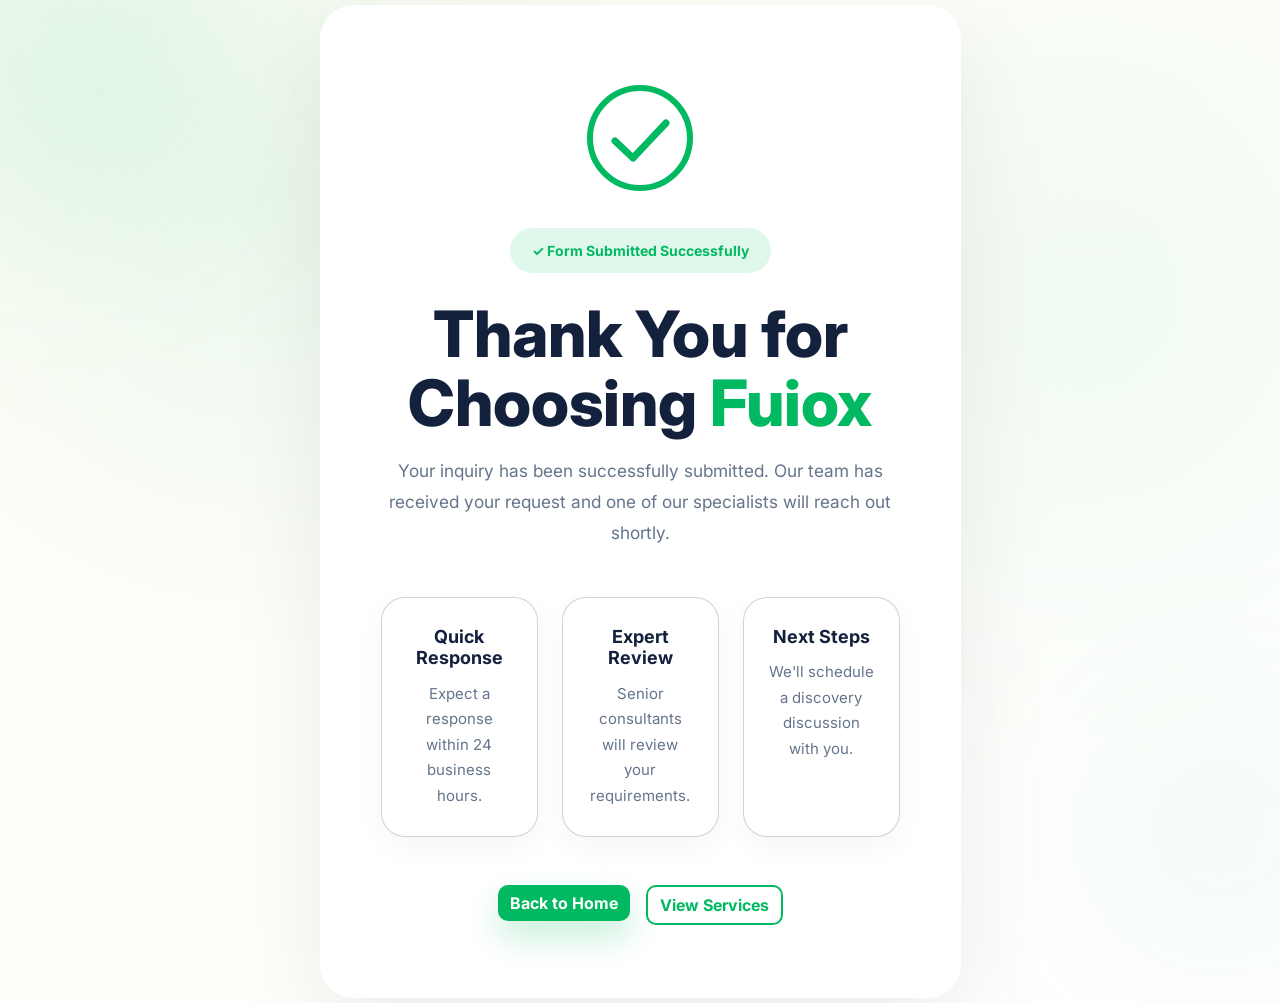
<file: thank_you.html>
<!DOCTYPE html>
<html lang="en">
<head>
<meta charset="UTF-8">
<meta name="viewport" content="width=device-width,initial-scale=1.0">
<title>Thank You | Fuiox</title>

<link rel="preconnect" href="https://fonts.googleapis.com">
<link href="https://fonts.googleapis.com/css2?family=Inter:wght@400;500;600;700;800&display=swap" rel="stylesheet">
<link href="https://cdn.jsdelivr.net/npm/bootstrap@5.3.3/dist/css/bootstrap.min.css" rel="stylesheet">

<style>

:root{
--primary:#00b960;
--primary-dark:#00984f;
--cream:#fffdf6;
--text:#14213d;
--muted:#64748b;
}

*{
margin:0;
padding:0;
box-sizing:border-box;
}

body{
font-family:Inter,sans-serif;
background:
radial-gradient(circle at 20% 20%,rgba(0,185,96,.08),transparent 35%),
radial-gradient(circle at 85% 30%,rgba(0,185,96,.06),transparent 35%),
linear-gradient(135deg,#fffdf6,#ffffff);
overflow-x:hidden;
}



/* floating glow */
.bg-shape{
position:fixed;
border-radius:50%;
filter:blur(90px);
z-index:0;
pointer-events:none;
animation:blobFloat 10s ease-in-out infinite;
}

.shape1{
width:320px;
height:320px;
background:rgba(0,185,96,.09);
top:-100px;
left:-100px;
}

.shape2{
width:260px;
height:260px;
background:rgba(0,185,96,.06);
right:-70px;
bottom:-60px;
animation-delay:2s;
}

@keyframes blobFloat{
50%{
transform:
translateY(-30px)
scale(1.12);
}
}



/* card */
.success-card{
position:relative;
z-index:2;

background:rgba(255,255,255,.92);
backdrop-filter:blur(18px);

border:1px solid rgba(255,255,255,.75);

border-radius:34px;

padding:
clamp(38px,6vw,72px)
clamp(26px,5vw,60px);

box-shadow:
0 30px 100px rgba(0,0,0,.08);

animation:cardReveal 1s cubic-bezier(.22,1,.36,1);
}

@keyframes cardReveal{
from{
opacity:0;
transform:
translateY(70px)
scale(.94);
}
to{
opacity:1;
transform:none;
}
}



/* success tick */
.success-icon{
width:120px;
height:120px;
margin:auto auto 30px;
animation:popIn .9s ease;
}

@keyframes popIn{
0%{
opacity:0;
transform:scale(.3);
}
80%{
transform:scale(1.08);
}
100%{
transform:scale(1);
opacity:1;
}
}

.check-svg{
width:120px;
height:120px;
}

.circle{
fill:none;
stroke:var(--primary);
stroke-width:6;
stroke-linecap:round;
stroke-dasharray:400;
stroke-dashoffset:400;
animation:drawCircle 1s forwards;
}

.check{
fill:none;
stroke:var(--primary);
stroke-width:7;
stroke-linecap:round;
stroke-linejoin:round;
stroke-dasharray:90;
stroke-dashoffset:90;
animation:drawCheck .7s 1s forwards;
}

@keyframes drawCircle{
to{stroke-dashoffset:0;}
}

@keyframes drawCheck{
to{stroke-dashoffset:0;}
}



/* text */
.success-badge{
display:inline-block;
background:rgba(0,185,96,.12);
color:var(--primary);
padding:12px 22px;
border-radius:50px;
font-size:14px;
font-weight:700;
margin-bottom:26px;
animation:fadeUp .8s .3s both;
}

.success-title{
font-size:clamp(2.2rem,5vw,4rem);
font-weight:800;
line-height:1.08;
color:var(--text);
margin-bottom:18px;
animation:fadeUp .8s .5s both;
}

.highlight{
color:var(--primary);
}

.success-text{
max-width:650px;
margin:auto;
font-size:1.08rem;
line-height:1.8;
color:var(--muted);
animation:fadeUp .8s .7s both;
}

@keyframes fadeUp{
from{
opacity:0;
transform:translateY(35px);
}
to{
opacity:1;
transform:none;
}
}



/* info boxes */
.info-box{
background:#fff;
padding:28px 24px;
border-radius:24px;
height:100%;
box-shadow:0 10px 30px rgba(0,0,0,.04);

transition:.35s ease;
}

.info-box:hover{
transform:translateY(-6px);
box-shadow:0 18px 45px rgba(0,185,96,.08);
}

.info-box h4{
font-size:18px;
font-weight:700;
margin-bottom:12px;
color:var(--text);
}

.info-box p{
margin:0;
font-size:15px;
line-height:1.7;
color:var(--muted);
}



/* buttons */
.btn-premium{
background:var(--primary);
border:none;
color:#fff;
font-weight:700;
border-radius:10px;
/* padding:16px 38px; */
box-shadow:0 16px 35px rgba(0,185,96,.23);
transition:.35s ease;
}
.container
{
    margin-top: 5px !important;
    margin-bottom: 5px !important;
}
.btn-premium:hover{
background:var(--primary-dark);
transform:translateY(-3px);
}

.btn-outline-premium{
border:2px solid var(--primary);
color:var(--primary);
font-weight:700;
border-radius:10px;
/* padding:16px 38px; */
transition:.35s ease;
}

.btn-outline-premium:hover{
background:var(--primary);
color:#fff;
}



/* mobile */
@media(max-width:768px){

.success-card{
border-radius:24px;
}

.success-icon{
width:95px;
height:95px;
}

.check-svg{
width:95px;
height:95px;
}

.success-text{
font-size:1rem;
text-align:center;
}

}

</style>
</head>
<body>

<div class="bg-shape shape1"></div>
<div class="bg-shape shape2"></div>

<section class="container min-vh-100 d-flex align-items-center">

<div class="row justify-content-center">
<div class="col-12 col-sm-12 col-md-10 col-lg-8 col-xl-7">

<div class="success-card text-center">

<div class="success-icon">
<svg class="check-svg" viewBox="0 0 120 120">
<circle class="circle" cx="60" cy="60" r="50"/>
<path class="check" d="M35 63 L53 80 L86 45"/>
</svg>
</div>

<div class="success-badge">
✓ Form Submitted Successfully
</div>

<h1 class="success-title">
Thank You for Choosing
<span class="highlight">Fuiox</span>
</h1>

<p class="success-text mb-5">
Your inquiry has been successfully submitted.
Our team has received your request and one of our specialists will reach out shortly.
</p>


<div class="row g-4 mb-5">

<div class="col-12 col-md-4">
<div class="info-box card">
<h4>Quick Response</h4>
<p>Expect a response within 24 business hours.</p>
</div>
</div>

<div class="col-12 col-md-4">
<div class="info-box card">
<h4>Expert Review</h4>
<p>Senior consultants will review your requirements.</p>
</div>
</div>

<div class="col-12 col-md-4">
<div class="info-box card">
<h4>Next Steps</h4>
<p>We'll schedule a discovery discussion with you.</p>
</div>
</div>

</div>


<div class="row g-3 justify-content-center">

<div class="col-12 col-sm-6 col-md-auto">
<a href="/" class="btn btn-premium w-100">
Back to Home
</a>
</div>

<div class="col-12 col-sm-6 col-md-auto">
<a href="#" class="btn btn-outline-premium w-100">
View Services
</a>
</div>

</div>

</div>

</div>
</div>

</section>

<script src="https://cdn.jsdelivr.net/npm/bootstrap@5.3.3/dist/js/bootstrap.bundle.min.js"></script>

</body>
</html>
</file>
<file: style.css>
.whatsapp-float{
    position: fixed;
    right: 28px;
    bottom: 28px;
    width: 68px;
    height: 68px;
    border-radius: 50%;
    background: linear-gradient(135deg,#00b960,#00d36f);
    display:flex;
    align-items:center;
    justify-content:center;
    color:#fff;
    font-size: 34px;
    text-decoration:none;
    z-index:9999;
    box-shadow:
        0 10px 35px rgba(0,185,96,.35),
        inset 0 2px 4px rgba(255,255,255,.35);
    transition: .35s ease;

}

.whatsapp-float::before{
    content:'';
    position:absolute;
    inset:-10px;
    border-radius:50%;

}

.whatsapp-float i{
    position:relative;
    z-index:2;
}

.whatsapp-float:hover{
    transform:translateY(-8px) scale(1.08);

    color:#fff;
}

/* Tooltip */
.wa-tooltip{
    position:absolute;
    right:85px;
    background:#fffdf5;
    color:#121212;
    padding:12px 18px;
    border-radius:50px;
    font-size:14px;
    font-weight:600;
    opacity:0;
    transform:translateX(15px);
    transition:.35s;
    box-shadow:0 10px 30px rgba(0,0,0,.08);
    white-space:nowrap;
}

.whatsapp-float:hover .wa-tooltip{
    opacity:1;
    transform:translateX(0);
}


@keyframes whatsappFloat{
    0%,100%{
        transform:translateY(0);
    }
    50%{
        transform:translateY(-8px);
    }
}

/* Mobile */
@media(max-width:768px){
   .whatsapp-float{
      width:58px;
      height:58px;
      font-size:30px;
      right:18px;
      bottom:18px;
   }

   .wa-tooltip{
      display:none;
   }
}

:root {
  --primary: #00b960;
  --primary-dark: #008c47;
  --primary-light: #00e073;
  --secondary: #f5f5f5;
  --text-dark: #1a1a1a;
  --text-light: #666666;
  --text-muted: #999999;
  --bg-light: #fafafa;
  --bg-white: #ffffff;
  --border-light: #e8e8e8;
  --shadow-sm: 0 2px 8px rgba(0, 0, 0, 0.08);
  --shadow-md: 0 4px 16px rgba(0, 0, 0, 0.12);
  --shadow-lg: 0 12px 32px rgba(0, 0, 0, 0.15);
  --shadow-xl: 0 20px 48px rgba(0, 0, 0, 0.18);
}

/* ================================================
   TYPOGRAPHY & BASE STYLES
   ================================================ */

* {
  margin: 0;
  padding: 0;
  box-sizing: border-box;
}

html {
  scroll-behavior: smooth;
  overflow-x: hidden;
}

body {
  font-family:
    "Inter",
    -apple-system,
    BlinkMacSystemFont,
    "Segoe UI",
    sans-serif;
  color: var(--text-dark);
  background: var(--bg-white);
  line-height: 1.6;
  overflow-x: hidden;
}

h1,
h2,
h3,
h4,
h5,
h6 {
  font-family: "Manrope", sans-serif;
  font-weight: 700;
  line-height: 1.2;
  letter-spacing: -0.5px;
}

p {
  color: var(--text-light);
  font-size: 0.95rem;
}

a {
  color: var(--primary);
  text-decoration: none;
  transition: all 0.3s ease;
}

a:hover {
  color: var(--primary-dark);
}

/* ================================================
   ANIMATED BACKGROUND GRID
   ================================================ */
/*========================
Initial Hidden States
=========================*/

.section-title,
.section-subtitle,
.ceo-quote,
.vision-text {
  opacity: 0;
  transform: translateY(80px);
  transition:
    opacity 1s cubic-bezier(0.22, 1, 0.36, 1),
    transform 1s cubic-bezier(0.22, 1, 0.36, 1);
}

.vision-image-wrapper {
  opacity: 0;
  transform: perspective(1200px) translateY(100px) rotateY(-14deg) scale(0.88);

  transition:
    opacity 1.2s cubic-bezier(0.22, 1, 0.36, 1),
    transform 1.2s cubic-bezier(0.22, 1, 0.36, 1);
}

/* Stagger delays */
.section-subtitle {
  transition-delay: 0.15s;
}

.ceo-quote {
  transition-delay: 0.3s;
}

.vision-text {
  transition-delay: 0.45s;
}

/*========================
Visible State
=========================*/

.vision-section.in-view .section-title,
.vision-section.in-view .section-subtitle,
.vision-section.in-view .ceo-quote,
.vision-section.in-view .vision-text {
  opacity: 1;
  transform: translateY(0);
}

.vision-section.in-view .vision-image-wrapper {
  opacity: 1;
  transform: perspective(1200px) translateY(0) rotateY(0) scale(1);
}

/*========================
Cinematic Floating Motion
=========================*/

.vision-section.in-view .vision-img {
  animation:
    floatingImage 6s ease-in-out infinite,
    zoomBreath 8s ease-in-out infinite;
}

@keyframes floatingImage {
  50% {
    transform: translateY(-14px);
  }
}

@keyframes zoomBreath {
  50% {
    transform: scale(1.025);
  }
}
/* =========================
SERVICES CINEMATIC SCROLL
========================= */

.services-section {
  overflow: hidden;
  position: relative;
}

/* Section heading reveal */
.services-section .section-title,
.services-section .section-subtitle {
  opacity: 0;
  transform: translateY(70px);
  transition: all 1s cubic-bezier(0.22, 1, 0.36, 1);
}

.services-section.in-view .section-title,
.services-section.in-view .section-subtitle {
  opacity: 1;
  transform: translateY(0);
}

.services-section .section-subtitle {
  transition-delay: 0.2s;
}

/* =========================
CARDS INITIAL STATE
========================= */

.service-card-wrapper {
  opacity: 0;
  transform: translateY(120px) scale(0.92) rotateX(18deg);

  transition:
    transform 1.1s cubic-bezier(0.22, 1, 0.36, 1),
    opacity 1.1s cubic-bezier(0.22, 1, 0.36, 1);
}

/* Stagger Delays */
.service-card-wrapper:nth-child(1) {
  transition-delay: 0.1s;
}
.service-card-wrapper:nth-child(2) {
  transition-delay: 0.22s;
}
.service-card-wrapper:nth-child(3) {
  transition-delay: 0.34s;
}
.service-card-wrapper:nth-child(4) {
  transition-delay: 0.46s;
}
.service-card-wrapper:nth-child(5) {
  transition-delay: 0.58s;
}
.service-card-wrapper:nth-child(6) {
  transition-delay: 0.7s;
}

/* Reveal */
.services-section.in-view .service-card-wrapper {
  opacity: 1;
  transform: translateY(0) scale(1) rotateX(0);
}

/* =========================
CARD PREMIUM LOOK
========================= */

.service-card {
  height: 100%;
  padding: 45px 35px;
  border-radius: 28px;
  background: #fff;
  position: relative;
  overflow: hidden;

  transition:
    transform 0.45s ease,
    box-shadow 0.45s ease;
}

/* soft moving glow */
.service-card:before {
  content: "";
  position: absolute;
  width: 220px;
  height: 220px;
  background: rgba(0, 185, 96, 0.08);
  border-radius: 50%;
  top: -80px;
  right: -80px;
  filter: blur(30px);
  animation: glowMove 8s infinite ease-in-out;
}

@keyframes glowMove {
  50% {
    transform: translate(-20px, 20px) scale(1.25);
  }
}

/* Hover lift */
.service-card:hover {
  transform: translateY(-16px) scale(1.02);
  box-shadow: 0 25px 70px rgba(0, 0, 0, 0.12);
}

/* =========================
Icon animation
========================= */

.service-icon {
  transition: all 0.4s ease;
}

.service-card:hover .service-icon {
  transform: translateY(-8px) rotate(8deg) scale(1.15);
}

/* =========================
Float effect while visible
========================= */

.services-section.in-view .service-card {
  animation: cardFloat 6s infinite ease-in-out;
}

.service-card-wrapper:nth-child(2) .service-card,
.service-card-wrapper:nth-child(5) .service-card {
  animation-delay: 1s;
}

.service-card-wrapper:nth-child(3) .service-card,
.service-card-wrapper:nth-child(6) .service-card {
  animation-delay: 2s;
}

@keyframes cardFloat {
  50% {
    transform: translateY(-10px);
  }
}

/* =========================
PROCESS TIMELINE ANIMATION
========================= */

.process-section {
  overflow: hidden;
  position: relative;
}

/* ====================
Section heading
==================== */

.process-section .section-title,
.process-section .section-subtitle {
  opacity: 0;
  transform: translateY(70px);
  transition: 1s cubic-bezier(0.22, 1, 0.36, 1);
}

.process-section.in-view .section-title,
.process-section.in-view .section-subtitle {
  opacity: 1;
  transform: translateY(0);
}

.process-section .section-subtitle {
  transition-delay: 0.2s;
}

/* ====================
Timeline vertical line
==================== */

.timeline {
  position: relative;
}

.timeline:before {
  content: "";
  position: absolute;
  left: 50%;
  top: 0;
  width: 4px;
  height: 100%;
  background: #00b960;

  transform-origin: top;
  transform: scaleY(0);

  transition: 1.8s ease;
}

.process-section.in-view .timeline:before {
  transform: scaleY(1);
}

/* ====================
Base hidden
==================== */

.timeline-item {
  opacity: 0;
  transition: all 1.15s cubic-bezier(0.22, 1, 0.36, 1);
}

/* RIGHT
Right -> Left
==================== */

.timeline-item.right {
  transform: translateX(180px) rotateY(-20deg) scale(0.85);
}

.process-section.in-view .timeline-item.right {
  opacity: 1;
  transform: translateX(0) rotateY(0) scale(1);

  animation:
    slideFromRight 1.2s cubic-bezier(0.22, 1, 0.36, 1),
    floatRight 6s ease-in-out infinite 1.2s;
}

@keyframes slideFromRight {
  0% {
    opacity: 0;
    transform: translateX(180px) rotateY(-20deg) scale(0.85);
  }

  100% {
    opacity: 1;
    transform: translateX(0) rotateY(0) scale(1);
  }
}

@keyframes floatRight {
  50% {
    transform: translateX(-8px);
  }
}

/* LEFT
Left -> Right
==================== */

.timeline-item.left {
  transform: translateX(-180px) rotateY(20deg) scale(0.85);
}

.process-section.in-view .timeline-item.left {
  opacity: 1;
  transform: translateX(0) rotateY(0) scale(1);

  animation:
    slideFromLeft 1.2s cubic-bezier(0.22, 1, 0.36, 1),
    floatLeft 6s ease-in-out infinite 1.2s;
}

@keyframes slideFromLeft {
  0% {
    opacity: 0;
    transform: translateX(-180px) rotateY(20deg) scale(0.85);
  }

  100% {
    opacity: 1;
    transform: translateX(0) rotateY(0) scale(1);
  }
}

@keyframes floatLeft {
  50% {
    transform: translateX(8px);
  }
}

/* stagger by step */
.timeline-item:nth-child(1) {
  transition-delay: 0.15s;
  animation-delay: 0.15s;
}

.timeline-item:nth-child(2) {
  transition-delay: 0.45s;
  animation-delay: 0.45s;
}

.timeline-item:nth-child(3) {
  transition-delay: 0.75s;
  animation-delay: 0.75s;
}

.timeline-item:nth-child(4) {
  transition-delay: 1.05s;
  animation-delay: 1.05s;
}

/* ====================
Markers pop
==================== */

.timeline-marker {
  transform: scale(0) rotate(-180deg);
  opacity: 0;
  transition: 0.8s ease;
}

.process-section.in-view .timeline-marker {
  opacity: 1;
  transform: scale(1) rotate(0);
}

.timeline-item:nth-child(1) .timeline-marker {
  transition-delay: 0.4s;
}

.timeline-item:nth-child(2) .timeline-marker {
  transition-delay: 0.7s;
}

.timeline-item:nth-child(3) .timeline-marker {
  transition-delay: 1s;
}

.timeline-item:nth-child(4) .timeline-marker {
  transition-delay: 1.3s;
}

/* ====================
Card cinematic lift
==================== */

.timeline-content {
  background: #fff;
  padding: 35px;
  border-radius: 24px;
  box-shadow: 0 20px 60px rgba(0, 0, 0, 0.08);

  transition: 0.4s ease;
}

.timeline-content:hover {
  transform: translateY(-12px) scale(1.02);

  box-shadow: 0 30px 90px rgba(0, 0, 0, 0.14);
}

/* glowing pulse markers */
.process-section.in-view .timeline-marker {
  animation: pulseMarker 3s infinite ease-in-out;
}

@keyframes pulseMarker {
  50% {
    transform: scale(1.15);
  }
}

/* reverse handled when .in-view removed */
.process-section:not(.in-view) .timeline-item {
  opacity: 0;
}
/* =========================
SECURITY SECTION SCROLL FX
========================= */

.security-section {
  overflow: hidden;
  position: relative;
  perspective: 1400px;
}

/* ambient glow */
.security-section:before {
  content: "";
  position: absolute;
  width: 450px;
  height: 450px;
  right: -120px;
  top: -100px;
  border-radius: 50%;
  background: rgba(0, 185, 96, 0.05);
  filter: blur(80px);
}

/*=========================
LEFT CONTENT TITLE
=========================*/

.security-section .section-title {
  opacity: 0;
  transform: translateY(80px) scale(0.92);

  transition: 1.1s cubic-bezier(0.22, 1, 0.36, 1);
}

.security-section.in-view .section-title {
  opacity: 1;
  transform: translateY(0) scale(1);
}

.security-section .section-subtitle {
  opacity: 0;
  transform: translateY(70px);
  transition: 1.1s cubic-bezier(0.22, 1, 0.36, 1);
  transition-delay: 0.2s;
}

.security-section.in-view .section-subtitle {
  opacity: 1;
  transform: translateY(0);
}

/*=========================
FEATURES
Zoom in while scrolling
=========================*/

.security-feature {
  opacity: 0;

  transform: translateY(100px) scale(0.7);

  transition: 1.1s cubic-bezier(0.22, 1, 0.36, 1);

  transform-origin: center;
}

/* stagger */
.security-feature:nth-child(1) {
  transition-delay: 0.2s;
}

.security-feature:nth-child(2) {
  transition-delay: 0.45s;
}

.security-feature:nth-child(3) {
  transition-delay: 0.7s;
}

.security-feature:nth-child(4) {
  transition-delay: 0.95s;
}

/* reveal zoom */
.security-section.in-view .security-feature {
  opacity: 1;

  transform: translateY(0) scale(1);
}

/* feature card interaction */
.security-feature {
  background: #fff;
  padding: 28px;
  border-radius: 22px;
  margin-bottom: 24px;
  box-shadow: 0 12px 35px rgba(0, 0, 0, 0.05);
}

/* icon zoom pop */
.security-feature i {
  display: inline-block;
  transform: scale(0.4) rotate(-60deg);
  opacity: 0;
  transition: 0.8s ease;
}

.security-section.in-view .security-feature i {
  opacity: 1;
  transform: scale(1) rotate(0);
}

/* =========================
RIGHT IMAGE HEAVY REVEAL
========================= */

.security-visual {
  opacity: 0;

  transform: perspective(1600px) rotateY(-28deg) translateX(160px) scale(0.75);

  transition: 1.4s cubic-bezier(0.22, 1, 0.36, 1);
}

.security-section.in-view .security-visual {
  opacity: 1;

  transform: perspective(1600px) rotateY(0) translateX(0) scale(1);
}

/* image zoom while section enters */
.security-img {
  width: 100%;
  transform: scale(1.25);
  transition: 1.8s ease;
}

.security-section.in-view .security-img {
  transform: scale(1);
}

/* subtle scroll zoom emphasis */
.security-section.in-view .security-feature:hover {
  transform: scale(1.03) translateY(-6px);

  transition: 0.35s ease;
}

/* reverse handled when class removed */
.security-section:not(.in-view) .security-feature,
.security-section:not(.in-view) .security-visual {
  opacity: 0;
}

/* =========================
TEAM SCROLL ANIMATION
========================= */

.team-section {
  overflow: hidden;
  position: relative;
  perspective: 1400px;
}

/* ambient glow */
.team-section:before {
  content: "";
  position: absolute;
  width: 450px;
  height: 450px;
  left: -150px;
  top: -120px;
  background: rgba(0, 185, 96, 0.05);
  filter: blur(80px);
  border-radius: 50%;
}

/*=========================
Section Header
=========================*/

.team-section .section-title,
.team-section .section-subtitle {
  opacity: 0;
  transform: translateY(70px);
  transition: 1s cubic-bezier(0.22, 1, 0.36, 1);
}

.team-section.in-view .section-title,
.team-section.in-view .section-subtitle {
  opacity: 1;
  transform: translateY(0);
}

.team-section .section-subtitle {
  transition-delay: 0.2s;
}

/*=========================
Cards Initial Hidden
=========================*/

.team-card {
  opacity: 0;

  transform: translateY(140px) rotateY(18deg) scale(0.82);

  transition: 1.15s cubic-bezier(0.22, 1, 0.36, 1);

  background: #fff;
  padding: 35px 28px;
  border-radius: 30px;
  box-shadow: 0 20px 60px rgba(0, 0, 0, 0.07);

  overflow: hidden;
  position: relative;
}

/* stagger */
.col-lg-3:nth-child(1) .team-card {
  transition-delay: 0.15s;
}

.col-lg-3:nth-child(2) .team-card {
  transition-delay: 0.35s;
}

.col-lg-3:nth-child(3) .team-card {
  transition-delay: 0.55s;
}

.col-lg-3:nth-child(4) .team-card {
  transition-delay: 0.75s;
}

/* reveal */
.team-section.in-view .team-card {
  opacity: 1;

  transform: translateY(0) rotateY(0) scale(1);
}

/* =========================
Image zoom reveal
========================= */

.team-photo {
  width: 100%;
  border-radius: 24px;

  transform: scale(1.25);
  transition: 1.4s ease;
}

.team-section.in-view .team-photo {
  transform: scale(1);
}

/* =========================
Name / role stagger
========================= */

.team-name,
.team-role,
.team-bio {
  opacity: 0;
  transform: translateY(40px);
  transition: 0.8s ease;
}

.team-section.in-view .team-name {
  opacity: 1;
  transform: none;
  transition-delay: 0.8s;
}

.team-section.in-view .team-role {
  opacity: 1;
  transform: none;
  transition-delay: 1s;
}

.team-section.in-view .team-bio {
  opacity: 1;
  transform: none;
  transition-delay: 1.2s;
}

/* =========================
Optional cinematic sweep
========================= */

.team-card:before {
  content: "";
  position: absolute;
  top: 0;
  left: -150%;
  width: 60%;
  height: 100%;

  background: linear-gradient(
    90deg,
    transparent,
    rgba(255, 255, 255, 0.45),
    transparent
  );

  transform: skewX(-25deg);
}

.team-section.in-view .team-card:before {
  animation: memberShine 1.8s ease;
}

@keyframes memberShine {
  to {
    left: 180%;
  }
}

/* =========================
Hover premium interaction
========================= */

.team-card:hover {
  transform: translateY(-15px) rotateY(-6deg) scale(1.03);

  transition: 0.4s ease;

  box-shadow: 0 30px 90px rgba(0, 0, 0, 0.14);
}

.team-card:hover .team-photo {
  transform: scale(1.06);
}

/* =========================
TESTIMONIALS + FAQ ANIMATION
========================= */

/* --------------------------
TESTIMONIALS
---------------------------*/

.testimonials-section {
  overflow: hidden;
  position: relative;
}

.testimonials-section .section-title,
.testimonials-section .section-subtitle {
  opacity: 0;
  transform: translateY(80px);
  transition: 1s cubic-bezier(0.22, 1, 0.36, 1);
}

.testimonials-section.in-view .section-title,
.testimonials-section.in-view .section-subtitle {
  opacity: 1;
  transform: translateY(0);
}

.testimonials-section .section-subtitle {
  transition-delay: 0.2s;
}

/* cards hidden */
.testimonial-card {
  opacity: 0;
  transition: 1.1s cubic-bezier(0.22, 1, 0.36, 1);
}

/* alternate slide directions */
.testimonial-card:nth-child(1) {
  transform: translateX(-180px) scale(0.85);
  transition-delay: 0.2s;
}

.testimonial-card:nth-child(2) {
  transform: translateY(140px) scale(0.85);
  transition-delay: 0.5s;
}

.testimonial-card:nth-child(3) {
  transform: translateX(180px) scale(0.85);
  transition-delay: 0.8s;
}

/* reveal */
.testimonials-section.in-view .testimonial-card {
  opacity: 1;
  transform: translateX(0) translateY(0) scale(1);
}

/* hover */
.testimonial-card {
  background: #fff;
  padding: 35px;
  border-radius: 28px;
  box-shadow: 0 20px 60px rgba(0, 0, 0, 0.06);
}

.testimonial-card:hover {
  transform: translateY(-10px) scale(1.02);

  transition: 0.35s ease;
}

/* stars pop */
.testimonial-rating i {
  opacity: 0;
  transform: scale(0);
  transition: 0.5s ease;
}

.testimonials-section.in-view .testimonial-rating i {
  opacity: 1;
  transform: scale(1);
}

.testimonial-rating i:nth-child(1) {
  transition-delay: 0.8s;
}
.testimonial-rating i:nth-child(2) {
  transition-delay: 0.9s;
}
.testimonial-rating i:nth-child(3) {
  transition-delay: 1s;
}
.testimonial-rating i:nth-child(4) {
  transition-delay: 1.1s;
}
.testimonial-rating i:nth-child(5) {
  transition-delay: 1.2s;
}

/* --------------------------
FAQ
---------------------------*/

.faq-section {
  overflow: hidden;
  position: relative;
}

.faq-section .section-title,
.faq-section .section-subtitle {
  opacity: 0;
  transform: translateY(70px);
  transition: 1s cubic-bezier(0.22, 1, 0.36, 1);
}

.faq-section.in-view .section-title,
.faq-section.in-view .section-subtitle {
  opacity: 1;
  transform: none;
}

.faq-section .section-subtitle {
  transition-delay: 0.2s;
}

/* accordion hidden */
.accordion-item {
  opacity: 0;
  transition: 1s cubic-bezier(0.22, 1, 0.36, 1);
}

/* alternating slide */
.accordion-item:nth-child(odd) {
  transform: translateX(-140px) scale(0.92);
}

.accordion-item:nth-child(even) {
  transform: translateX(140px) scale(0.92);
}

/* stagger */
.accordion-item:nth-child(1) {
  transition-delay: 0.2s;
}
.accordion-item:nth-child(2) {
  transition-delay: 0.35s;
}
.accordion-item:nth-child(3) {
  transition-delay: 0.5s;
}
.accordion-item:nth-child(4) {
  transition-delay: 0.65s;
}
.accordion-item:nth-child(5) {
  transition-delay: 0.8s;
}

/* reveal */
.faq-section.in-view .accordion-item {
  opacity: 1;
  transform: translateX(0) scale(1);
}

/* faq hover lift */
.accordion-item {
  border-radius: 18px;
  overflow: hidden;
  margin-bottom: 18px;
  box-shadow: 0 10px 35px rgba(0, 0, 0, 0.04);
}

.accordion-item:hover {
  transform: translateY(-6px) scale(1.01);

  transition: 0.35s ease;
}

/* accordion button text slide */
.accordion-button {
  transition: 0.35s ease;
}

.accordion-button:hover {
  padding-left: 34px;
}

/* reverse when out of view handled by JS */
/* =========================
Link slide effect
========================= */

.service-link {
  display: inline-block;
  transition: 0.35s ease;
}

.service-card:hover .service-link {
  transform: translateX(8px);
}

/* =========================
PRICING SLIDE ANIMATION
========================= */

.pricing-section {
  overflow: hidden;
  position: relative;
}

/* subtle glow */
.pricing-section:before {
  content: "";
  position: absolute;
  width: 450px;
  height: 450px;
  top: -150px;
  right: -140px;
  background: rgba(0, 185, 96, 0.05);
  filter: blur(80px);
  border-radius: 50%;
}

/*=========================
Header reveal
=========================*/

.pricing-section .section-title,
.pricing-section .section-subtitle {
  opacity: 0;
  transform: translateY(70px);
  transition: 1s cubic-bezier(0.22, 1, 0.36, 1);
}

.pricing-section.in-view .section-title,
.pricing-section.in-view .section-subtitle {
  opacity: 1;
  transform: none;
}

.pricing-section .section-subtitle {
  transition-delay: 0.2s;
}

/* =========================
Cards hidden
========================= */

.pricing-card {
  opacity: 0;
  transition: 1.2s cubic-bezier(0.22, 1, 0.36, 1);

  background: #fff;
  padding: 42px 34px;
  border-radius: 30px;
  box-shadow: 0 20px 60px rgba(0, 0, 0, 0.07);
  position: relative;
}

/* left card */
.col-lg-4:nth-child(1) .pricing-card {
  transform: translateX(-180px) scale(0.84) rotateY(18deg);

  transition-delay: 0.2s;
}

/* middle featured from bottom */
.col-lg-4:nth-child(2) .pricing-card {
  transform: translateY(160px) scale(0.78);

  transition-delay: 0.5s;
}

/* right card */
.col-lg-4:nth-child(3) .pricing-card {
  transform: translateX(180px) scale(0.84) rotateY(-18deg);

  transition-delay: 0.8s;
}

/* reveal */
.pricing-section.in-view .pricing-card {
  opacity: 1;

  transform: translateX(0) translateY(0) scale(1) rotateY(0);
}

/* =========================
Featured emphasis
========================= */

.pricing-featured {
  transform-origin: center;
}

.pricing-section.in-view .pricing-featured {
  animation: featuredPop 1.4s ease;
}

@keyframes featuredPop {
  0% {
    transform: scale(0.8);
  }

  70% {
    transform: scale(1.04);
  }

  100% {
    transform: scale(1);
  }
}

/* badge pop */
.pricing-badge {
  display: inline-block;
  opacity: 0;
  transform: translateY(-30px) scale(0.4);

  transition: 0.7s ease;
  transition-delay: 1.1s;
}

.pricing-section.in-view .pricing-badge {
  opacity: 1;
  transform: none;
}

/* =========================
Features slide in
========================= */

.pricing-features li {
  opacity: 0;
  transform: translateX(-40px);
  transition: 0.6s ease;
}

.pricing-section.in-view .pricing-features li {
  opacity: 1;
  transform: none;
}

.pricing-features li:nth-child(1) {
  transition-delay: 0.9s;
}
.pricing-features li:nth-child(2) {
  transition-delay: 1s;
}
.pricing-features li:nth-child(3) {
  transition-delay: 1.1s;
}
.pricing-features li:nth-child(4) {
  transition-delay: 1.2s;
}

/* buttons rise */
.pricing-card button {
  opacity: 0;
  transform: translateY(30px);
  transition: 0.6s ease;
  transition-delay: 1.35s;
}

.pricing-section.in-view .pricing-card button {
  opacity: 1;
  transform: none;
}

/* =========================
CASE STUDIES SCROLL ANIMATION
========================= */

.cases-section {
  overflow: hidden;
  position: relative;
}

/* Header */
.cases-section .section-title,
.cases-section .section-subtitle {
  opacity: 0;
  transform: translateY(70px);
  transition: 1s cubic-bezier(0.22, 1, 0.36, 1);
}

.cases-section.in-view .section-title,
.cases-section.in-view .section-subtitle {
  opacity: 1;
  transform: none;
}

.cases-section .section-subtitle {
  transition-delay: 0.2s;
}

/* Cards */
.case-card {
  opacity: 0;
  background: #fff;
  border-radius: 30px;
  overflow: hidden;

  box-shadow: 0 18px 55px rgba(0, 0, 0, 0.06);

  transition: 1.2s cubic-bezier(0.22, 1, 0.36, 1);
}

/* card 1 left */
.col-lg-4:nth-child(1) .case-card {
  transform: translateX(-180px) scale(0.85) rotateY(16deg);

  transition-delay: 0.2s;
}

/* card 2 bottom */
.col-lg-4:nth-child(2) .case-card {
  transform: translateY(140px) scale(0.82);

  transition-delay: 0.5s;
}

/* card 3 right */
.col-lg-4:nth-child(3) .case-card {
  transform: translateX(180px) scale(0.85) rotateY(-16deg);

  transition-delay: 0.8s;
}

/* Reveal */
.cases-section.in-view .case-card {
  opacity: 1;

  transform: translateX(0) translateY(0) scale(1) rotateY(0);
}

/* image zoom reveal */
.case-placeholder {
  min-height: 260px;
  display: flex;
  align-items: center;
  justify-content: center;

  transform: scale(1.22);
  transition: 1.6s ease;
}

.cases-section.in-view .case-placeholder {
  transform: scale(1);
}

/* content stagger */
.case-content h3,
.case-description,
.case-industry {
  opacity: 0;
  transform: translateY(35px);
  transition: 0.8s ease;
}

.cases-section.in-view .case-content h3 {
  opacity: 1;
  transform: none;
  transition-delay: 0.9s;
}

.cases-section.in-view .case-description {
  opacity: 1;
  transform: none;
  transition-delay: 1.05s;
}

.cases-section.in-view .case-industry {
  opacity: 1;
  transform: none;
  transition-delay: 1.2s;
}

/* metrics pop */
.metric {
  opacity: 0;
  transform: scale(0.5);
  transition: 0.7s ease;
}

.metric:nth-child(1) {
  transition-delay: 1.15s;
}

.metric:nth-child(2) {
  transition-delay: 1.3s;
}

.cases-section.in-view .metric {
  opacity: 1;
  transform: scale(1);
}

/* hover */
.case-card:hover {
  transform: translateY(-14px) scale(1.02);

  transition: 0.35s ease;

  box-shadow: 0 30px 90px rgba(0, 0, 0, 0.14);
}

/* =========================
Hover lift
========================= */

.pricing-card:hover {
  transform: translateY(-15px) scale(1.03);

  transition: 0.35s ease;

  box-shadow: 0 35px 100px rgba(0, 0, 0, 0.15);
}

/* Reverse handled by JS removing .in-view */

/*========================
Glow Orb Motion
=========================*/

.vision-blur {
  position: absolute;
  right: -50px;
  bottom: -50px;
  width: 180px;
  height: 180px;
  background: #00b960;
  filter: blur(70px);
  opacity: 0.25;
  border-radius: 50%;
  animation: orbFloat 8s ease-in-out infinite;
}

@keyframes orbFloat {
  50% {
    transform: translateY(-20px) scale(1.2);
  }
}

/*========================
Quote cinematic hover feel
=========================*/

.ceo-quote {
  background: #fff;
  padding: 35px;
  border-radius: 24px;
  box-shadow: 0 10px 30px rgba(0, 0, 0, 0.06);
}

.vision-section.in-view .ceo-quote {
  animation: quoteLift 5s ease-in-out infinite;
}

@keyframes quoteLift {
  50% {
    transform: translateY(-8px);
  }
}

/*========================
Parallax while scrolling illusion
=========================*/

.vision-content {
  transition: transform 0.8s ease;
}

.vision-section.in-view .vision-content {
  transform: translateY(-8px);
}

/* Reverse when leaving viewport */
.vision-section:not(.in-view) .vision-content {
  transform: none;
}

.tech-grid {
  position: fixed;
  top: 0;
  left: 0;
  width: 100%;
  height: 100%;
  background-image:
    linear-gradient(rgba(0, 185, 96, 0.03) 1px, transparent 1px),
    linear-gradient(90deg, rgba(0, 185, 96, 0.03) 1px, transparent 1px);
  background-size: 50px 50px;
  pointer-events: none;
  z-index: -1;
  /* animation: gridFlow 20s linear infinite; */
}

@keyframes gridFlow {
  0% {
    background-position: 0 0;
  }
  100% {
    background-position: 50px 50px;
  }
}

/* ================================================
   NAVBAR STYLES
   ================================================ */

.navbar {
  background: rgba(255, 255, 255, 0.95);
  backdrop-filter: blur(10px);
  border-bottom: 1px solid rgba(0, 185, 96, 0.1);
  box-shadow: var(--shadow-sm);
  transition: all 0.4s cubic-bezier(0.4, 0, 0.2, 1);
  padding: 0.8rem 0;
}

.navbar.scrolled {
  background: rgba(255, 255, 255, 0.98);
  box-shadow: var(--shadow-md);
}

.navbar-brand {
  font-size: 1.4rem;
  font-weight: 800;
  font-family: "Manrope", sans-serif;
  display: flex;
  align-items: center;
  gap: 0.5rem;
  color: var(--text-dark) !important;
}

.brand-icon {
  font-size: 1.6rem;
  /* animation: iconBounce 2s ease-in-out infinite; */
}

@keyframes iconBounce {
  0%,
  100% {
    transform: translateY(0);
  }
  50% {
    transform: translateY(-4px);
  }
}

.brand-text {
  background: linear-gradient(135deg, var(--primary), var(--primary-dark));
  -webkit-background-clip: text;
  -webkit-text-fill-color: transparent;
  background-clip: text;
}

.navbar-nav .nav-link {
  font-weight: 500;
  color: var(--text-light) !important;
  margin: 0 0.5rem;
  position: relative;
  transition: all 0.3s ease;
}

.navbar-nav .nav-link::after {
  content: "";
  position: absolute;
  bottom: -2px;
  left: 50%;
  width: 0;
  height: 2px;
  background: var(--primary);
  transform: translateX(-50%);
  transition: width 0.3s ease;
}

.navbar-nav .nav-link:hover::after,
.navbar-nav .nav-link.active::after {
  width: 100%;
}

.navbar-nav .nav-link:hover {
  color: var(--primary) !important;
}

.btn-cta {
  background: var(--primary);
  color: var(--bg-white) !important;
  font-weight: 600;
  padding: 0.6rem 1.4rem;
  border-radius: 8px;
  border: none;
  transition: all 0.3s ease;
  box-shadow: 0 4px 12px rgba(0, 185, 96, 0.3);
}

.btn-cta:hover {
  background: var(--primary-dark);
  transform: translateY(-2px);
  box-shadow: 0 6px 16px rgba(0, 185, 96, 0.4);
}

/* ================================================
   BUTTON STYLES
   ================================================ */

.btn-primary-lg {
  background: var(--primary);
  color: var(--bg-white);
  font-weight: 600;
  padding: 1rem 2rem;
  border-radius: 8px;
  border: none;
  font-size: 0.95rem;
  transition: all 0.3s cubic-bezier(0.4, 0, 0.2, 1);
  box-shadow: 0 8px 20px rgba(0, 185, 96, 0.25);
  position: relative;
  overflow: hidden;
}

.btn-primary-lg::before {
  content: "";
  position: absolute;
  top: 50%;
  left: 50%;
  width: 0;
  height: 0;
  background: rgba(255, 255, 255, 0.2);
  border-radius: 50%;
  transform: translate(-50%, -50%);
  transition:
    width 0.6s ease,
    height 0.6s ease;
}

.btn-primary-lg:hover::before {
  width: 300px;
  height: 300px;
}

.btn-primary-lg:hover {
  background: var(--primary-dark);
  transform: translateY(-3px);
  box-shadow: 0 12px 28px rgba(0, 185, 96, 0.35);
}

.btn-outline-lg {
  background: transparent;
  color: var(--primary);
  font-weight: 600;
  padding: 1rem 2rem;
  border-radius: 8px;
  border: 2px solid var(--primary);
  font-size: 0.95rem;
  transition: all 0.3s cubic-bezier(0.4, 0, 0.2, 1);
  display: flex;
  align-items: center;
  gap: 0.5rem;
}

.btn-outline-lg:hover {
  background: var(--primary);
  color: var(--bg-white);
  transform: translateY(-3px);
}

.btn-outline-lg i {
  transition: transform 0.3s ease;
}

.btn-outline-lg:hover i {
  transform: translateX(4px);
}

/* ================================================
   HERO SECTION
   ================================================ */

.hero-section {
  /* min-height: 100vh; */
  display: flex;
  align-items: center;
  justify-content: center;
  position: relative;
  overflow: hidden;
  padding-top: 80px;
}

.hero-overlay {
  position: absolute;
  top: 0;
  left: 0;
  width: 100%;
  height: 100%;
  background:
    radial-gradient(
      circle at 80% 20%,
      rgba(0, 185, 96, 0.08) 0%,
      transparent 50%
    ),
    radial-gradient(
      circle at 20% 80%,
      rgba(0, 185, 96, 0.05) 0%,
      transparent 50%
    );
  pointer-events: none;
}

.hero-content {
  position: relative;
  z-index: 2;
}

.hero-badge {
  display: inline-block;
  background: rgba(0, 185, 96, 0.1);
  color: var(--primary);
  padding: 0.6rem 1.2rem;
  border-radius: 20px;
  font-size: 0.85rem;
  font-weight: 600;
  margin-bottom: 1.5rem;
  border: 1px solid rgba(0, 185, 96, 0.2);
  /* animation: badgeFloat 3s ease-in-out infinite; */
}

@keyframes badgeFloat {
  0%,
  100% {
    transform: translateY(0);
  }
  50% {
    transform: translateY(-5px);
  }
}

.hero-title {
  font-size: clamp(2rem, 5vw, 3.5rem);
  line-height: 1.1;
  margin-bottom: 1.5rem;
  color: var(--text-dark);
  /* animation: titleReveal 0.8s ease-out; */
}

@keyframes titleReveal {
  0% {
    opacity: 0;
    transform: translateY(30px);
  }
  100% {
    opacity: 1;
    transform: translateY(0);
  }
}

.hero-subtitle {
  font-size: 1.1rem;
  color: var(--text-light);
  margin-bottom: 2rem;
  line-height: 1.8;
  max-width: 500px;
  /* animation: subtitleReveal 0.8s ease-out 0.2s both; */
}

@keyframes subtitleReveal {
  0% {
    opacity: 0;
    transform: translateY(20px);
  }
  100% {
    opacity: 1;
    transform: translateY(0);
  }
}

.cta-group {
  display: flex;
  gap: 1rem;
  margin-bottom: 2rem;
  flex-wrap: wrap;
  /* animation: ctaReveal 0.8s ease-out 0.3s both; */
}

@keyframes ctaReveal {
  0% {
    opacity: 0;
    transform: translateY(20px);
  }
  100% {
    opacity: 1;
    transform: translateY(0);
  }
}

.trust-badges {
  display: flex;
  gap: 1.5rem;
  flex-wrap: wrap;
  /* animation: badgesReveal 0.8s ease-out 0.4s both; */
}

@keyframes badgesReveal {
  0% {
    opacity: 0;
    transform: translateY(20px);
  }
  100% {
    opacity: 1;
    transform: translateY(0);
  }
}

.trust-badge {
  font-size: 0.85rem;
  color: var(--text-light);
  display: flex;
  align-items: center;
  gap: 0.5rem;
  font-weight: 500;
}

.trust-badge i {
  color: var(--primary);
}

/* ================================================
   HERO VISUAL - LAPTOP MOCKUP
   ================================================ */

.hero-visual {
  position: relative;
  display: flex;
  align-items: center;
  justify-content: center;
  min-height: 500px;
}

.laptop-mockup {
  position: relative;
  width: 100%;
  max-width: 550px;
  animation: laptopFloat 4s ease-in-out infinite;
}

@keyframes laptopFloat {
  0%,
  100% {
    transform: translateY(0px) rotateZ(0deg);
  }
  50% {
    transform: translateY(-20px) rotateZ(0.5deg);
  }
}

.laptop-frame {
  background: var(--bg-white);
  border: 12px solid #333;
  border-top: 30px solid #333;
  border-bottom: 40px solid #333;
  border-radius: 8px 8px 0 0;
  box-shadow: var(--shadow-xl);
  overflow: hidden;
  position: relative;
}

.laptop-frame::before {
  content: "";
  position: absolute;
  bottom: -30px;
  left: 50%;
  transform: translateX(-50%);
  width: 60%;
  height: 8px;
  background: #222;
  border-radius: 0 0 50px 50px;
}

.laptop-frame::after {
  content: "";
  position: absolute;
  top: -20px;
  left: 50%;
  transform: translateX(-50%);
  width: 30%;
  height: 12px;
  background: #111;
  border-radius: 0 0 20px 20px;
}

.laptop-screen {
  background: linear-gradient(135deg, #f0f9ff 0%, #f5f5f5 100%);
  aspect-ratio: 16 / 10;
  padding: 20px;
  display: grid;
  grid-template-columns: repeat(3, 1fr);
  grid-template-rows: repeat(2, 1fr);
  gap: 15px;
}

.dashboard-grid {
  display: contents;
}

.grid-item {
  background: rgba(0, 185, 96, 0.1);
  border: 2px solid rgba(0, 185, 96, 0.2);
  border-radius: 8px;
  animation: gridPulse 2s ease-in-out infinite;
}

.grid-item:nth-child(1) {
  grid-column: 1 / 2;
  grid-row: 1 / 2;
  animation-delay: 0s;
}

.grid-item:nth-child(2) {
  grid-column: 2 / 3;
  grid-row: 1 / 2;
  animation-delay: 0.2s;
}

.grid-item:nth-child(3) {
  grid-column: 3 / 4;
  grid-row: 1 / 2;
  animation-delay: 0.4s;
}

.grid-item:nth-child(4) {
  grid-column: 1 / 2;
  grid-row: 2 / 3;
  animation-delay: 0.2s;
}

.grid-item:nth-child(5) {
  grid-column: 2 / 3;
  grid-row: 2 / 3;
  animation-delay: 0.4s;
}

.grid-item:nth-child(6) {
  grid-column: 3 / 4;
  grid-row: 2 / 3;
  animation-delay: 0s;
}

@keyframes gridPulse {
  0%,
  100% {
    background: rgba(0, 185, 96, 0.1);
    box-shadow: 0 0 0 0 rgba(0, 185, 96, 0.2);
  }
  50% {
    background: rgba(0, 185, 96, 0.15);
    box-shadow: 0 0 8px 4px rgba(0, 185, 96, 0.1);
  }
}

.cursor-animation {
  position: absolute;
  width: 8px;
  height: 8px;
  background: var(--primary);
  border-radius: 50%;
  top: 50px;
  left: 50px;
  animation: cursorMove 3s ease-in-out infinite;
  box-shadow: 0 0 12px rgba(0, 185, 96, 0.6);
}

@keyframes cursorMove {
  0% {
    transform: translateX(0) translateY(0);
  }
  25% {
    transform: translateX(100px) translateY(50px);
  }
  50% {
    transform: translateX(150px) translateY(0px);
  }
  75% {
    transform: translateX(50px) translateY(100px);
  }
  100% {
    transform: translateX(0) translateY(0);
  }
}

/* ================================================
   CLIENTS SECTION
   ================================================ */
/* =========================
PREMIUM CLIENT LOGO MARQUEE
========================= */

.clients-section {
  position: relative;
  width: 100%;
  overflow: hidden;
  padding: 90px 0;
  background: linear-gradient(180deg, #f8fafc, #ffffff);

  border-top: 1px solid rgba(0, 0, 0, 0.05);
  border-bottom: 1px solid rgba(0, 0, 0, 0.05);
}

/* heading */
.section-label {
  text-align: center;
  font-size: 14px;
  letter-spacing: 4px;
  text-transform: uppercase;
  font-weight: 700;
  margin-bottom: 55px;
  opacity: 0.75;
}

/* full width edge fades */
.clients-section:before,
.clients-section:after {
  content: "";
  position: absolute;
  top: 0;
  height: 100%;
  width: 180px;
  z-index: 4;
  pointer-events: none;
}

.clients-section:before {
  left: 0;
  background: linear-gradient(90deg, #fff 0%, rgba(255, 255, 255, 0) 100%);
}

.clients-section:after {
  right: 0;
  background: linear-gradient(270deg, #fff 0%, rgba(255, 255, 255, 0) 100%);
}

/* ======================
Marquee Track
====================== */

.clients-carousel {
  width: max-content;
  display: flex;
  align-items: center;
  gap: 40px;

  padding: 12px 0;

  animation: premiumMarquee 28s linear infinite;
  will-change: transform;
}

/* pause on hover */
.clients-section:hover .clients-carousel {
  animation-play-state: paused;
}

/* seamless loop */
@keyframes premiumMarquee {
  0% {
    transform: translate3d(0, 0, 0);
  }

  100% {
    transform: translate3d(-50%, 0, 0);
  }
}

/* ======================
Logo cards
====================== */

.client-logo {
  flex: 0 0 auto;

  min-width: 220px;
  height: 100px;

  display: flex;
  justify-content: center;
  align-items: center;

  padding: 0 40px;

  background: rgba(255, 255, 255, 0.85);

  backdrop-filter: blur(16px);

  border-radius: 24px;

  border: 1px solid rgba(0, 0, 0, 0.05);

  box-shadow: 0 8px 30px rgba(0, 0, 0, 0.04);

  transition: all 0.45s cubic-bezier(0.22, 1, 0.36, 1);

  filter: grayscale(100%);
  opacity: 0.65;

  position: relative;
  overflow: hidden;
}

/* moving glow */
.client-logo:before {
  content: "";
  position: absolute;
  width: 140px;
  height: 140px;
  background: rgba(0, 185, 96, 0.08);
  border-radius: 50%;
  top: -70px;
  right: -70px;
  filter: blur(18px);

  transition: 0.5s ease;
}

/* logo text */
.client-logo span {
  font-size: 1.1rem;
  font-weight: 700;
  letter-spacing: 0.5px;
}

/* premium hover */
.client-logo:hover {
  transform: translateY(-10px) scale(1.04);

  filter: grayscale(0%);
  opacity: 1;

  border-color: rgba(0, 185, 96, 0.25);

  box-shadow: 0 18px 50px rgba(0, 185, 96, 0.12);
}

.client-logo:hover:before {
  transform: scale(1.4) translate(-12px, 12px);
}

/* alternating sizes */
.client-logo:nth-child(odd) {
  min-width: 240px;
}

.client-logo:nth-child(even) {
  min-width: 210px;
}

/* responsive */
@media (max-width: 768px) {
  .clients-section {
    padding: 70px 0;
  }

  .client-logo {
    min-width: 170px;
    height: 80px;
    border-radius: 18px;
  }

  .clients-carousel {
    gap: 24px;
    animation-duration: 20s;
  }
}

.hero-title {
  /* font-size:clamp(3rem,6vw,5.4rem);
line-height:1.08; */
  font-weight: 800;
  max-width: 900px;
  letter-spacing: -1.8px;
}

/* animated text */
.typing-wrap {
  display: inline-flex;
  align-items: center;
  min-width: 340px;
  color: #00b960;
  position: relative;
  margin-left: 8px;
}

/* gradient premium text */
#typed-text {
  background: linear-gradient(90deg, #00b960, #00d67c);
  -webkit-background-clip: text;
  -webkit-text-fill-color: transparent;
  font-weight: 900;
}

/* cursor */
.typing-cursor {
  width: 4px;
  height: 1em;
  margin-left: 8px;
  border-radius: 5px;
  background: #00b960;
  display: inline-block;
  animation: cursorBlink 0.8s infinite;
}

@keyframes cursorBlink {
  50% {
    opacity: 0;
  }
}

/* Hero title reveal */
.hero-title {
  opacity: 0;
  transform: translateY(60px) scale(0.96);
  animation: heroReveal 1.2s cubic-bezier(0.22, 1, 0.36, 1) forwards;
}

@keyframes heroReveal {
  to {
    opacity: 1;
    transform: none;
  }
}

/* optional subtle glow */
#typed-text {
  text-shadow: 0 0 18px rgba(0, 185, 96, 0.15);
}

/* ================================================
   VISION SECTION
   ================================================ */

.vision-section {
  background: var(--bg-white);
}

.vision-image-wrapper {
  position: relative;
  height: 450px;
  overflow: hidden;
  border-radius: 12px;
}

.vision-img {
  width: 100%;
  height: 100%;
  object-fit: cover;
  animation: imageZoom 0.8s ease-out;
}

@keyframes imageZoom {
  0% {
    opacity: 0;
    transform: scale(0.95);
  }
  100% {
    opacity: 1;
    transform: scale(1);
  }
}

.vision-blur {
  position: absolute;
  inset: 0;
  background: linear-gradient(
    135deg,
    rgba(0, 185, 96, 0.15) 0%,
    transparent 100%
  );
  border-radius: 12px;
}

.vision-content {
  animation: slideInRight 0.8s ease-out;
}

@keyframes slideInRight {
  0% {
    opacity: 0;
    transform: translateX(40px);
  }
  100% {
    opacity: 1;
    transform: translateX(0);
  }
}

.section-title {
  font-size: clamp(1.8rem, 4vw, 2.8rem);
  margin-bottom: 1rem;
  color: var(--text-dark);
}

.section-subtitle {
  font-size: 1.1rem;
  color: var(--primary);
  margin-bottom: 2rem;
  font-weight: 600;
}

.ceo-quote {
  background: rgba(0, 185, 96, 0.05);
  border-left: 4px solid var(--primary);
  padding: 2rem;
  border-radius: 8px;
  margin: 2rem 0;
  font-style: italic;
}

.ceo-quote p {
  font-size: 1.15rem;
  line-height: 1.8;
  color: var(--text-dark);
  margin: 0;
}

.quote-author {
  display: flex;
  align-items: center;
  gap: 1rem;
  margin-top: 1.5rem;
  padding-top: 1.5rem;
  border-top: 1px solid rgba(0, 185, 96, 0.1);
}

.ceo-avatar {
  width: 48px;
  height: 48px;
  border-radius: 50%;
  object-fit: cover;
  border: 2px solid var(--primary);
}

.author-info strong {
  display: block;
  color: var(--text-dark);
  font-size: 0.95rem;
}

.author-info span {
  display: block;
  color: var(--text-muted);
  font-size: 0.85rem;
}

.vision-text {
  margin-top: 1.5rem;
  line-height: 1.8;
}

/* ================================================
   SERVICES SECTION
   ================================================ */

.services-section {
  background: var(--bg-light);
}

.section-header {
  animation: slideInUp 0.8s ease-out;
}

@keyframes slideInUp {
  0% {
    opacity: 0;
    transform: translateY(30px);
  }
  100% {
    opacity: 1;
    transform: translateY(0);
  }
}

.service-card-wrapper {
  animation: scaleIn 0.6s ease-out;
  animation-fill-mode: both;
}

.service-card-wrapper:nth-child(1) {
  animation-delay: 0s;
}
.service-card-wrapper:nth-child(2) {
  animation-delay: 0.1s;
}
.service-card-wrapper:nth-child(3) {
  animation-delay: 0.2s;
}
.service-card-wrapper:nth-child(4) {
  animation-delay: 0.3s;
}
.service-card-wrapper:nth-child(5) {
  animation-delay: 0.4s;
}
.service-card-wrapper:nth-child(6) {
  animation-delay: 0.5s;
}

@keyframes scaleIn {
  0% {
    opacity: 0;
    transform: scale(0.9);
  }
  100% {
    opacity: 1;
    transform: scale(1);
  }
}

.service-card {
  background: var(--bg-white);
  padding: 2.5rem;
  border-radius: 12px;
  border: 1px solid var(--border-light);
  transition: all 0.4s cubic-bezier(0.4, 0, 0.2, 1);
  height: 100%;
  display: flex;
  flex-direction: column;
  position: relative;
  overflow: hidden;
}

.service-card::before {
  content: "";
  position: absolute;
  top: 0;
  left: -100%;
  width: 100%;
  height: 100%;
  background: linear-gradient(
    90deg,
    transparent,
    rgba(0, 185, 96, 0.1),
    transparent
  );
  transition: left 0.5s ease;
}

.service-card:hover::before {
  left: 100%;
}

.service-card:hover {
  border-color: var(--primary);
  box-shadow:
    var(--shadow-lg),
    0 0 20px rgba(0, 185, 96, 0.15);
  transform: translateY(-8px);
}

.service-icon {
  width: 60px;
  height: 60px;
  background: linear-gradient(135deg, var(--primary), var(--primary-light));
  border-radius: 12px;
  display: flex;
  align-items: center;
  justify-content: center;
  margin-bottom: 1.5rem;
  font-size: 1.8rem;
  color: var(--bg-white);
  transition: all 0.3s ease;
}

.service-card:hover .service-icon {
  transform: rotateY(10deg) scale(1.1);
}

.service-card h3 {
  margin-bottom: 1rem;
  font-size: 1.3rem;
  color: var(--text-dark);
}

.service-card p {
  flex-grow: 1;
  margin-bottom: 1.5rem;
  line-height: 1.7;
}

.service-link {
  color: var(--primary);
  font-weight: 600;
  display: inline-flex;
  align-items: center;
  gap: 0.5rem;
  transition: all 0.3s ease;
}

.service-link:hover {
  gap: 0.8rem;
}

/* ================================================
   CASE STUDIES SECTION
   ================================================ */

.cases-section {
  background: var(--bg-white);
}

.case-card {
  background: var(--bg-white);
  border: 1px solid var(--border-light);
  border-radius: 12px;
  overflow: hidden;
  transition: all 0.4s cubic-bezier(0.4, 0, 0.2, 1);
}

.case-card:hover {
  border-color: var(--primary);
  box-shadow: var(--shadow-lg);
  transform: translateY(-8px);
}

.case-image {
  width: 100%;
  height: 250px;
  background: linear-gradient(
    135deg,
    rgba(0, 185, 96, 0.1),
    rgba(0, 185, 96, 0.05)
  );
  display: flex;
  align-items: center;
  justify-content: center;
  overflow: hidden;
  position: relative;
}

.case-image::before {
  content: "";
  position: absolute;
  inset: 0;
  background: linear-gradient(135deg, transparent, rgba(0, 185, 96, 0.05));
  animation: shimmer 2s infinite;
}

@keyframes shimmer {
  0% {
    transform: translateX(-100%);
  }
  100% {
    transform: translateX(100%);
  }
}

.case-placeholder {
  color: var(--text-muted);
  font-weight: 600;
  font-size: 1.1rem;
}

.case-content {
  padding: 2rem;
}

.case-card h3 {
  margin-bottom: 0.8rem;
  color: var(--text-dark);
  font-size: 1.2rem;
}

.case-description {
  color: var(--text-light);
  margin-bottom: 1.5rem;
  font-size: 0.9rem;
}

.case-metrics {
  display: flex;
  gap: 2rem;
  margin-bottom: 1.5rem;
  padding-bottom: 1.5rem;
  border-bottom: 1px solid var(--border-light);
}

.metric {
  display: flex;
  flex-direction: column;
}

.metric-value {
  font-size: 1.4rem;
  font-weight: 700;
  color: var(--primary);
}

.metric-label {
  font-size: 0.75rem;
  color: var(--text-muted);
  text-transform: uppercase;
  letter-spacing: 0.5px;
}

.case-industry {
  display: inline-block;
  background: rgba(0, 185, 96, 0.1);
  color: var(--primary);
  padding: 0.4rem 0.8rem;
  border-radius: 6px;
  font-size: 0.75rem;
  font-weight: 600;
  text-transform: uppercase;
  letter-spacing: 0.5px;
}

/* ================================================
   PROCESS TIMELINE
   ================================================ */

.process-section {
  background: var(--bg-light);
}

.timeline {
  position: relative;
  max-width: 900px;
  margin: 0 auto;
}

.timeline::before {
  content: "";
  position: absolute;
  left: 50%;
  top: 0;
  bottom: 0;
  width: 2px;
  background: linear-gradient(
    180deg,
    var(--primary) 0%,
    rgba(0, 185, 96, 0.3) 100%
  );
  transform: translateX(-50%);
}

.timeline-item {
  margin-bottom: 3rem;
  position: relative;
  display: flex;
  gap: 2rem;
  animation: timelineItem 0.6s ease-out;
  animation-fill-mode: both;
}

.timeline-item:nth-child(odd) {
  flex-direction: row-reverse;
}

.timeline-item:nth-child(1) {
  animation-delay: 0s;
}
.timeline-item:nth-child(2) {
  animation-delay: 0.2s;
}
.timeline-item:nth-child(3) {
  animation-delay: 0.4s;
}
.timeline-item:nth-child(4) {
  animation-delay: 0.6s;
}

@keyframes timelineItem {
  0% {
    opacity: 0;
    transform: translateX(40px);
  }
  100% {
    opacity: 1;
    transform: translateX(0);
  }
}

.timeline-marker {
  width: 50px;
  height: 50px;
  background: var(--primary);
  border-radius: 50%;
  display: flex;
  align-items: center;
  justify-content: center;
  color: var(--bg-white);
  font-weight: 700;
  font-size: 1.2rem;
  flex-shrink: 0;
  position: relative;
  z-index: 1;
  box-shadow: 0 0 0 8px var(--bg-light);
}

.timeline-content {
  flex: 1;
  background: var(--bg-white);
  padding: 2rem;
  border-radius: 12px;
  border: 1px solid var(--border-light);
  transition: all 0.3s ease;
}

.timeline-content:hover {
  border-color: var(--primary);
  box-shadow: var(--shadow-md);
}

.timeline-content h3 {
  margin-bottom: 0.8rem;
  color: var(--text-dark);
}

.timeline-content p {
  margin: 0;
}

@media (max-width: 768px) {
  .timeline::before {
    left: 20px;
  }

  .timeline-item {
    flex-direction: column !important;
  }

  .timeline-marker {
    position: absolute;
    left: 0;
    transform: translateX(-35px);
  }

  .timeline-content {
    margin-left: 60px;
  }
}

/* ================================================
   SECURITY SECTION
   ================================================ */

.security-section {
  background: var(--bg-white);
}

.security-features {
  display: flex;
  flex-direction: column;
  gap: 2rem;
}

.security-feature {
  display: flex;
  gap: 1.5rem;
  animation: featureSlide 0.6s ease-out;
  animation-fill-mode: both;
}

.security-feature:nth-child(1) {
  animation-delay: 0s;
}
.security-feature:nth-child(2) {
  animation-delay: 0.1s;
}
.security-feature:nth-child(3) {
  animation-delay: 0.2s;
}
.security-feature:nth-child(4) {
  animation-delay: 0.3s;
}

@keyframes featureSlide {
  0% {
    opacity: 0;
    transform: translateX(-30px);
  }
  100% {
    opacity: 1;
    transform: translateX(0);
  }
}

.security-feature i {
  font-size: 1.8rem;
  color: var(--primary);
  min-width: 40px;
}

.security-feature h4 {
  margin-bottom: 0.3rem;
  font-size: 1rem;
  color: var(--text-dark);
}

.security-feature p {
  margin: 0;
  font-size: 0.9rem;
}

.security-visual {
  display: flex;
  align-items: center;
  justify-content: center;
  min-height: 400px;
}

.security-img {
  width: 100%;
  max-width: 350px;
  animation: securityPulse 3s ease-in-out infinite;
}

@keyframes securityPulse {
  0%,
  100% {
    transform: scale(1);
  }
  50% {
    transform: scale(1.05);
  }
}

/* ================================================
   TEAM SECTION
   ================================================ */

.team-section {
  background: var(--bg-light);
}

.team-card {
  background: var(--bg-white);
  border-radius: 12px;
  overflow: hidden;
  text-align: center;
  transition: all 0.4s cubic-bezier(0.4, 0, 0.2, 1);
  border: 1px solid var(--border-light);
  animation: cardFade 0.6s ease-out;
  animation-fill-mode: both;
}

.team-card:nth-child(1) {
  animation-delay: 0s;
}
.team-card:nth-child(2) {
  animation-delay: 0.1s;
}
.team-card:nth-child(3) {
  animation-delay: 0.2s;
}
.team-card:nth-child(4) {
  animation-delay: 0.3s;
}

@keyframes cardFade {
  0% {
    opacity: 0;
    transform: translateY(30px);
  }
  100% {
    opacity: 1;
    transform: translateY(0);
  }
}

.team-card:hover {
  transform: translateY(-12px);
  box-shadow: var(--shadow-xl);
  border-color: var(--primary);
}

.team-photo {
  width: 100%;
  aspect-ratio: 4/3;
  object-fit: cover;
  transition: transform 0.4s ease;
}

.team-card:hover .team-photo {
  transform: scale(1.05);
}

.team-name {
  padding-top: 1.5rem;
  padding-bottom: 0.3rem;
  color: var(--text-dark);
  font-size: 1.1rem;
}

.team-role {
  color: var(--primary);
  font-size: 0.9rem;
  font-weight: 600;
  margin-bottom: 0.8rem;
}

.team-bio {
  padding: 0 1.5rem 1.5rem;
  font-size: 0.85rem;
  color: var(--text-light);
  margin: 0;
}

/* ================================================
   TESTIMONIALS SECTION
   ================================================ */

.testimonials-section {
  background: var(--bg-white);
}

.testimonials-carousel {
  display: grid;
  grid-template-columns: repeat(auto-fit, minmax(320px, 1fr));
  gap: 2rem;
}

.testimonial-card {
  background: var(--bg-light);
  padding: 2rem;
  border-radius: 12px;
  border: 1px solid var(--border-light);
  transition: all 0.4s ease;
  animation: testimonialFade 0.6s ease-out;
  animation-fill-mode: both;
}

.testimonial-card:nth-child(1) {
  animation-delay: 0s;
}
.testimonial-card:nth-child(2) {
  animation-delay: 0.1s;
}
.testimonial-card:nth-child(3) {
  animation-delay: 0.2s;
}

@keyframes testimonialFade {
  0% {
    opacity: 0;
    transform: translateY(30px);
  }
  100% {
    opacity: 1;
    transform: translateY(0);
  }
}

.testimonial-card:hover {
  border-color: var(--primary);
  box-shadow: var(--shadow-md);
  transform: translateY(-4px);
}

.testimonial-rating {
  margin-bottom: 1rem;
}

.testimonial-rating i {
  color: #ffc107;
  margin-right: 0.3rem;
}

.testimonial-text {
  margin-bottom: 1.5rem;
  color: var(--text-dark);
  line-height: 1.8;
  font-size: 0.95rem;
}

.testimonial-author {
  display: flex;
  align-items: center;
  gap: 1rem;
  padding-top: 1.5rem;
  border-top: 1px solid var(--border-light);
}

.author-avatar {
  width: 48px;
  height: 48px;
  border-radius: 50%;
  object-fit: cover;
  border: 2px solid var(--primary);
}

.testimonial-author div strong {
  display: block;
  color: var(--text-dark);
  font-size: 0.9rem;
}

.testimonial-author div span {
  display: block;
  color: var(--text-muted);
  font-size: 0.8rem;
}

/* ================================================
   FAQ SECTION
   ================================================ */

.faq-section {
  background: var(--bg-light);
}

.accordion-item {
  border: 1px solid var(--border-light);
  margin-bottom: 1rem;
  border-radius: 8px;
  overflow: hidden;
  transition: all 0.3s ease;
  animation: faqSlide 0.6s ease-out;
  animation-fill-mode: both;
}

.accordion-item:nth-child(1) {
  animation-delay: 0s;
}
.accordion-item:nth-child(2) {
  animation-delay: 0.1s;
}
.accordion-item:nth-child(3) {
  animation-delay: 0.2s;
}
.accordion-item:nth-child(4) {
  animation-delay: 0.3s;
}
.accordion-item:nth-child(5) {
  animation-delay: 0.4s;
}

@keyframes faqSlide {
  0% {
    opacity: 0;
    transform: translateX(-20px);
  }
  100% {
    opacity: 1;
    transform: translateX(0);
  }
}

.accordion-item:hover {
  border-color: var(--primary);
  box-shadow: var(--shadow-sm);
}

.accordion-button {
  background: var(--bg-white);
  border: none !important;
  color: var(--text-dark);
  font-weight: 600;
  padding: 1.3rem;
  transition: all 0.3s ease;
}

.accordion-button:not(.collapsed) {
  background: rgba(0, 185, 96, 0.05);
  color: var(--primary);
  box-shadow: none !important;
}

.accordion-button::after {
  background-image: url("data:image/svg+xml,%3csvg xmlns='http://www.w3.org/2000/svg' viewBox='0 0 16 16'%3e%3cpath fill='none' stroke='%2300b960' stroke-linecap='round' stroke-linejoin='round' stroke-width='2' d='M2 5l6 6 6-6'/%3e%3c/svg%3e") !important;
}

.accordion-button:hover {
  color: var(--primary);
}

.accordion-body {
  background: var(--bg-white);
  color: var(--text-light);
  padding: 1.3rem;
  border-top: 1px solid var(--border-light);
}

/* ================================================
   PRICING SECTION
   ================================================ */

.pricing-section {
  background: var(--bg-white);
}

.pricing-card {
  background: var(--bg-white);
  border: 1px solid var(--border-light);
  padding: 2.5rem;
  border-radius: 12px;
  transition: all 0.4s cubic-bezier(0.4, 0, 0.2, 1);
  position: relative;
  animation: pricingCard 0.6s ease-out;
  animation-fill-mode: both;
}

.pricing-card:nth-child(1) {
  animation-delay: 0s;
}
.pricing-card:nth-child(2) {
  animation-delay: 0.1s;
}
.pricing-card:nth-child(3) {
  animation-delay: 0.2s;
}

@keyframes pricingCard {
  0% {
    opacity: 0;
    transform: scale(0.95);
  }
  100% {
    opacity: 1;
    transform: scale(1);
  }
}

.pricing-card:hover {
  border-color: var(--primary);
  box-shadow: var(--shadow-md);
}

.pricing-featured {
  border-color: var(--primary);
  box-shadow: var(--shadow-lg);
  transform: scale(1.02);
}

.pricing-featured:hover {
  transform: scale(1.02) translateY(-8px);
}

.pricing-badge {
  position: absolute;
  top: -12px;
  left: 1.5rem;
  background: var(--primary);
  color: var(--bg-white);
  padding: 0.4rem 1rem;
  border-radius: 20px;
  font-size: 0.75rem;
  font-weight: 700;
  text-transform: uppercase;
  letter-spacing: 0.5px;
}

.pricing-card h3 {
  margin-bottom: 0.5rem;
  font-size: 1.3rem;
  color: var(--text-dark);
}

.pricing-desc {
  font-size: 0.85rem;
  color: var(--text-muted);
  margin-bottom: 1.5rem;
}

.pricing-highlight {
  font-size: 1.4rem;
  font-weight: 700;
  color: var(--primary);
  margin-bottom: 1.5rem;
}

.pricing-features {
  list-style: none;
  margin-bottom: 2rem;
}

.pricing-features li {
  padding: 0.7rem 0;
  color: var(--text-light);
  font-size: 0.9rem;
  display: flex;
  align-items: center;
  gap: 0.8rem;
}

.pricing-features i {
  color: var(--primary);
}

/* ================================================
   FINAL CTA SECTION
   ================================================ */

.final-cta-section {
  background: linear-gradient(
    135deg,
    var(--primary) 0%,
    var(--primary-dark) 100%
  );
  padding: 5rem 0;
  position: relative;
  overflow: hidden;
}

.final-cta-section::before {
  content: "";
  position: absolute;
  inset: 0;
  background-image:
    radial-gradient(
      circle at 20% 50%,
      rgba(255, 255, 255, 0.1) 0%,
      transparent 50%
    ),
    radial-gradient(
      circle at 80% 80%,
      rgba(255, 255, 255, 0.05) 0%,
      transparent 50%
    );
  pointer-events: none;
}

.cta-wrapper {
  position: relative;
  z-index: 2;
  text-align: center;
  color: var(--bg-white);
  animation: ctaRevealFinal 0.8s ease-out;
}

@keyframes ctaRevealFinal {
  0% {
    opacity: 0;
    transform: translateY(30px);
  }
  100% {
    opacity: 1;
    transform: translateY(0);
  }
}

.cta-wrapper h2 {
  font-size: clamp(2rem, 4vw, 2.8rem);
  margin-bottom: 1rem;
  color: var(--bg-white);
}

.cta-wrapper p {
  font-size: 1.1rem;
  margin-bottom: 2rem;
  color: rgba(255, 255, 255, 0.9);
  max-width: 600px;
  margin-left: auto;
  margin-right: auto;
}

.final-cta-section .btn-primary-lg {
  background: var(--bg-white);
  color: var(--primary);
  box-shadow: 0 8px 24px rgba(0, 0, 0, 0.2);
}

.final-cta-section .btn-primary-lg:hover {
  background: var(--secondary);
  transform: translateY(-4px);
}

/* ================================================
   FOOTER
   ================================================ */

.footer {
  background: var(--text-dark);
  color: rgba(255, 255, 255, 0.8);
}

.footer-brand {
  display: flex;
  align-items: center;
  gap: 0.8rem;
  font-size: 1.3rem;
  font-weight: 800;
  margin-bottom: 1.5rem;
  color: var(--bg-white);
}

.footer-brand .brand-icon {
  animation: none;
  font-size: 1.6rem;
}

.footer-brand .brand-text {
  background: linear-gradient(135deg, var(--primary), var(--primary-light));
  -webkit-background-clip: text;
  -webkit-text-fill-color: transparent;
  background-clip: text;
}

.footer-desc {
  color: rgba(255, 255, 255, 0.6);
  margin-bottom: 1.5rem;
  font-size: 0.9rem;
}

.social-links {
  display: flex;
  gap: 1rem;
}

.social-link {
  width: 40px;
  height: 40px;
  background: rgba(255, 255, 255, 0.1);
  border-radius: 50%;
  display: flex;
  align-items: center;
  justify-content: center;
  color: var(--primary);
  transition: all 0.3s ease;
  border: 1px solid rgba(0, 185, 96, 0.3);
}

.social-link:hover {
  background: var(--primary);
  color: var(--bg-white);
  transform: translateY(-3px);
}

.footer-title {
  font-weight: 700;
  margin-bottom: 1.3rem;
  color: var(--bg-white);
  font-size: 0.95rem;
}

.footer-links {
  list-style: none;
}

.footer-links li {
  margin-bottom: 0.8rem;
}

.footer-links a {
  color: rgba(255, 255, 255, 0.6);
  font-size: 0.9rem;
  transition: all 0.3s ease;
}

.footer-links a:hover {
  color: var(--primary);
  padding-left: 4px;
}

.footer-divider {
  height: 1px;
  background: rgba(255, 255, 255, 0.1);
  margin: 2rem 0;
}

.footer-bottom {
  text-align: center;
  color: rgba(255, 255, 255, 0.5);
  font-size: 0.85rem;
}

/* ================================================
   MODAL STYLES
   ================================================ */

.modal-content {
  border: 1px solid var(--border-light);
  border-radius: 12px;
  box-shadow: var(--shadow-xl);
}

.modal-header {
  border-bottom: 1px solid var(--border-light);
  padding: 2rem;
}

.modal-title {
  font-family: "Manrope", sans-serif;
  font-weight: 700;
  color: var(--text-dark);
}

.modal-body {
  padding: 2rem;
}

.form-label {
  font-weight: 600;
  color: var(--text-dark);
  margin-bottom: 0.6rem;
  font-size: 0.9rem;
}

.form-control {
  border: 1px solid var(--border-light);
  border-radius: 8px;
  padding: 0.8rem;
  transition: all 0.3s ease;
  font-size: 0.95rem;
}

.form-control:focus {
  border-color: var(--primary);
  box-shadow: 0 0 0 3px rgba(0, 185, 96, 0.1);
}

/* ================================================
   ANIMATIONS & UTILITIES
   ================================================ */

.fade-in-up {
  animation: fadeInUp 0.8s ease-out;
}

@keyframes fadeInUp {
  0% {
    opacity: 0;
    transform: translateY(30px);
  }
  100% {
    opacity: 1;
    transform: translateY(0);
  }
}

/* Scroll reveal animations */
@media (prefers-reduced-motion: no-preference) {
  [data-aos] {
    opacity: 0;
    animation-duration: 0.8s;
    animation-timing-function: cubic-bezier(0.4, 0, 0.2, 1);
  }
}

/* ================================================
   RESPONSIVE DESIGN
   ================================================ */

@media (max-width: 1200px) {
  .container-xl {
    padding: 0 2rem;
  }
}

@media (max-width: 992px) {
  .hero-section {
    padding-bottom: 2rem;
  }

  .hero-visual {
    min-height: 400px;
    margin-top: 2rem;
  }

  .cta-group {
    flex-direction: column;
  }

  .btn-primary-lg,
  .btn-outline-lg {
    width: 100%;
    justify-content: center;
  }

  .trust-badges {
    flex-direction: column;
    align-items: flex-start;
  }

  .pricing-featured {
    transform: scale(1);
  }

  .pricing-featured:hover {
    transform: translateY(-8px);
  }
}

@media (max-width: 768px) {
  .hero-title {
    font-size: 2rem;
  }

  .hero-subtitle {
    font-size: 1rem;
  }

  .section-title {
    font-size: 2rem;
  }

  .navbar-brand {
    font-size: 1.2rem;
  }

  .btn-cta {
    padding: 0.5rem 1rem;
    font-size: 0.85rem;
  }

  .service-card {
    padding: 1.8rem;
  }

  .testimonials-carousel {
    grid-template-columns: 1fr;
  }

  .cto-wrapper h2 {
    font-size: 1.8rem;
  }
}

@media (max-width: 576px) {
  html {
    font-size: 14px;
  }

  .hero-section {
    min-height: 90vh;
    padding-top: 70px;
  }

  .hero-title {
    font-size: 1.6rem;
  }

  .hero-subtitle {
    font-size: 0.95rem;
  }

  .section-title {
    font-size: 1.5rem;
  }

  .navbar-nav {
    margin-top: 1rem;
  }

  .navbar-nav .nav-link {
    padding: 0.5rem 0;
    margin: 0;
  }

  .btn-cta {
    width: 100%;
  }

  .trust-badges {
    flex-direction: column;
    font-size: 0.8rem;
  }

  .service-card {
    padding: 1.5rem;
  }

  .service-icon {
    width: 50px;
    height: 50px;
    font-size: 1.5rem;
  }

  .case-metrics {
    gap: 1rem;
  }

  .team-card {
    margin-bottom: 1rem;
  }

  .final-cta-section {
    padding: 3rem 0;
  }

  .final-cta-section h2 {
    font-size: 1.5rem;
  }

  .final-cta-section p {
    font-size: 0.95rem;
  }
}

/* ================================================
   PRINT STYLES
   ================================================ */

@media print {
  .navbar,
  .final-cta-section,
  .footer {
    display: none;
  }
}
</file>
